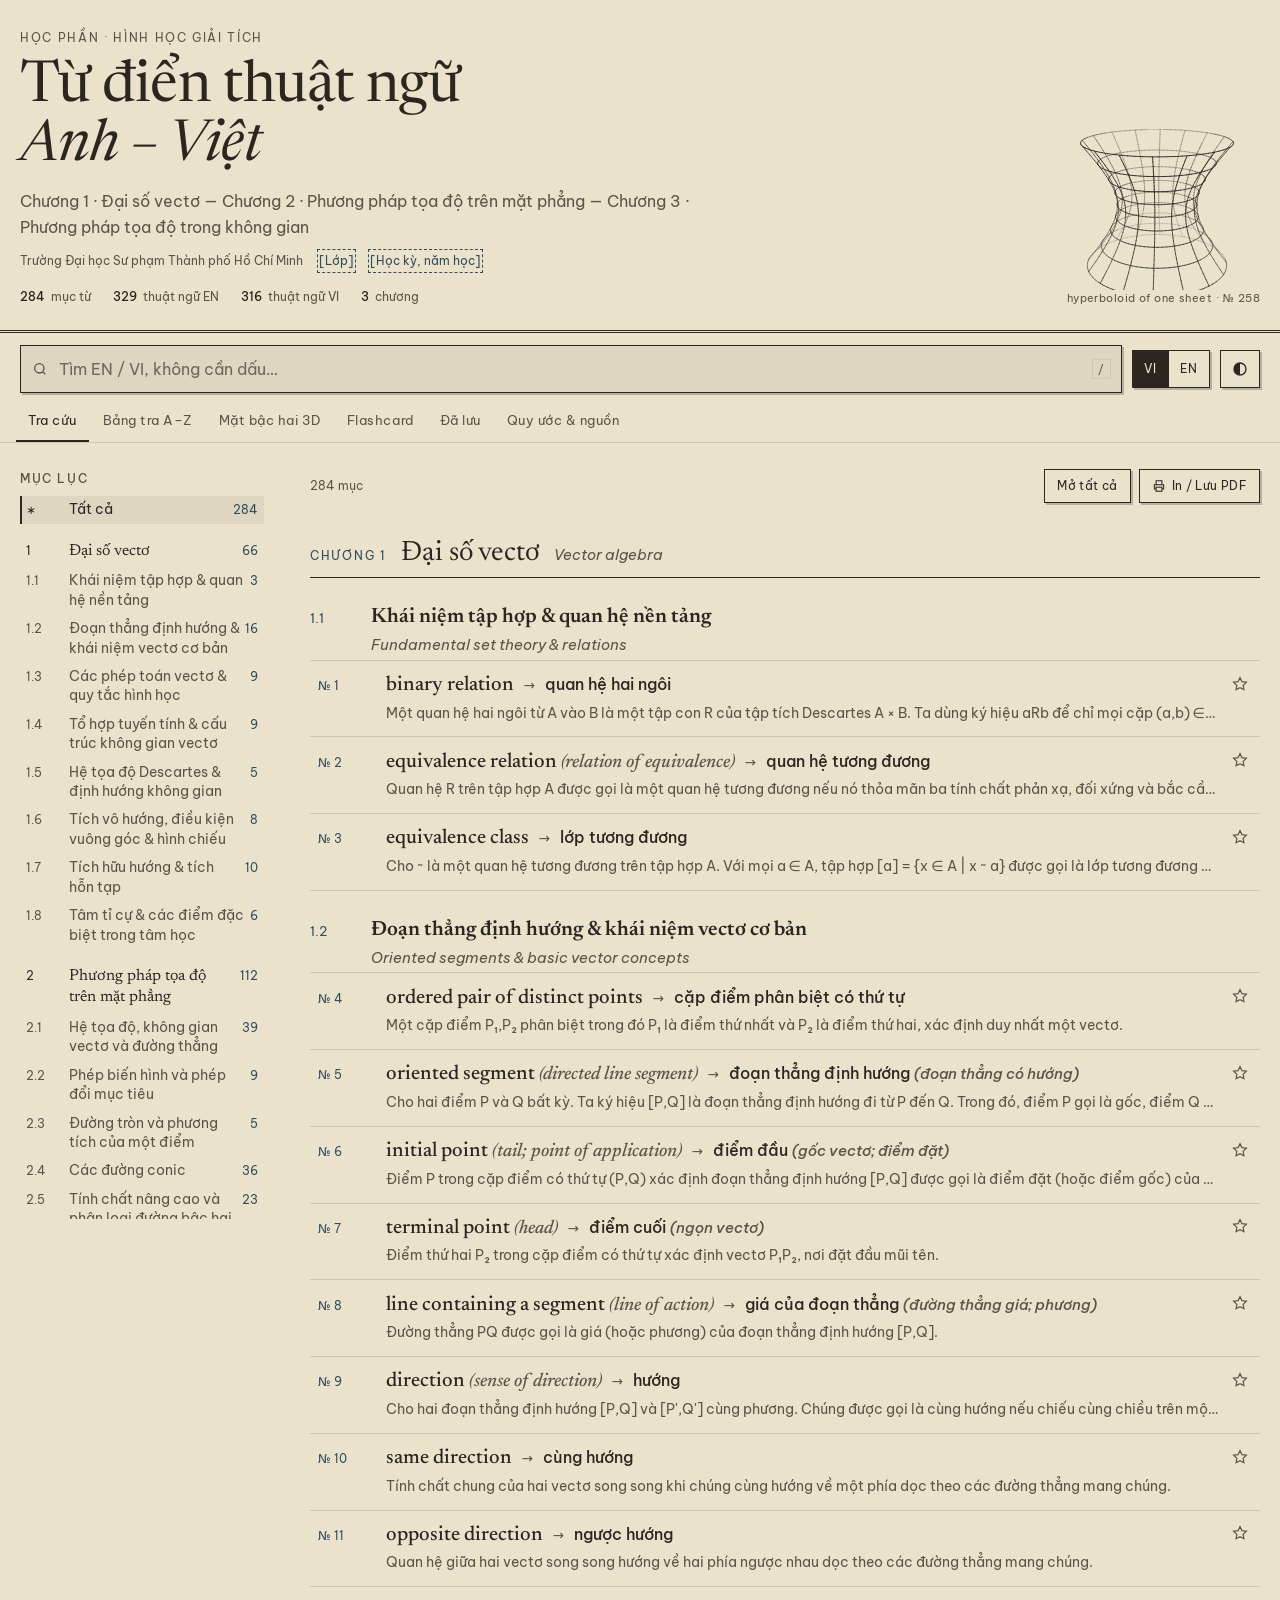
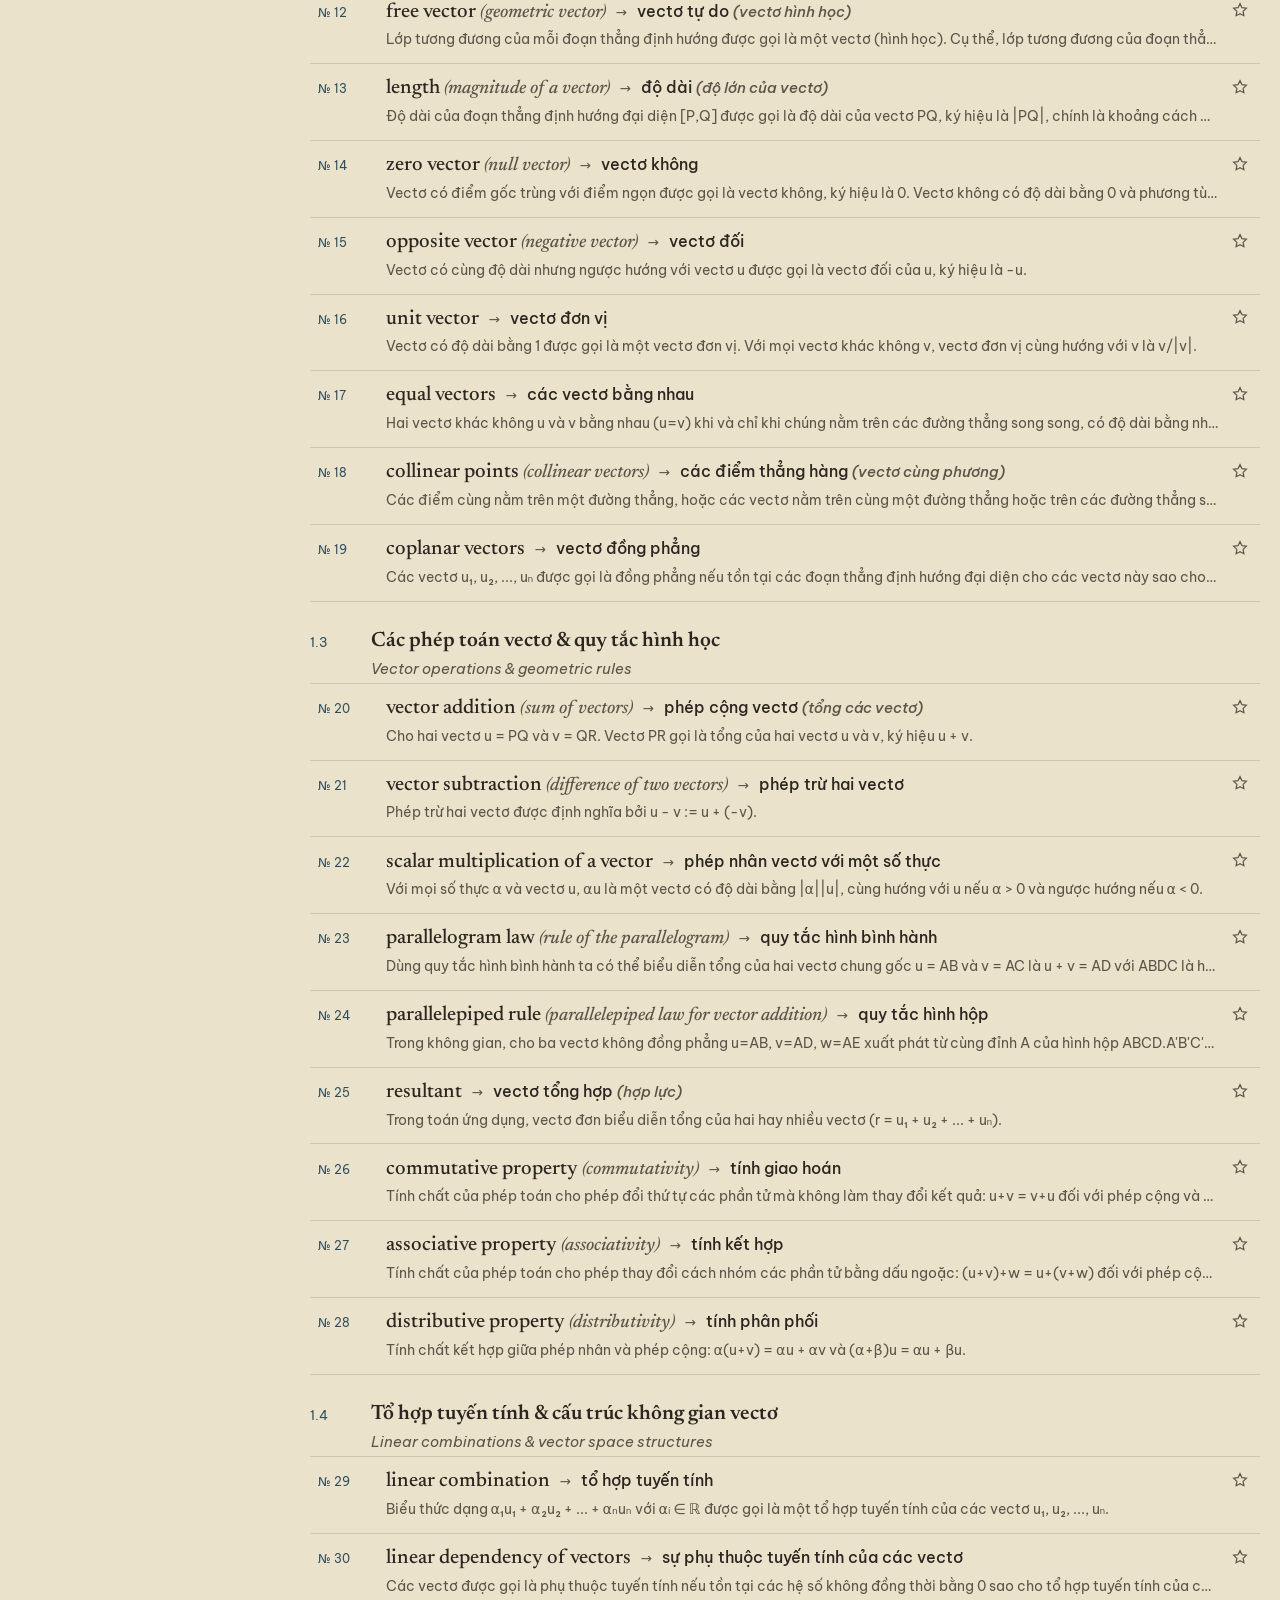
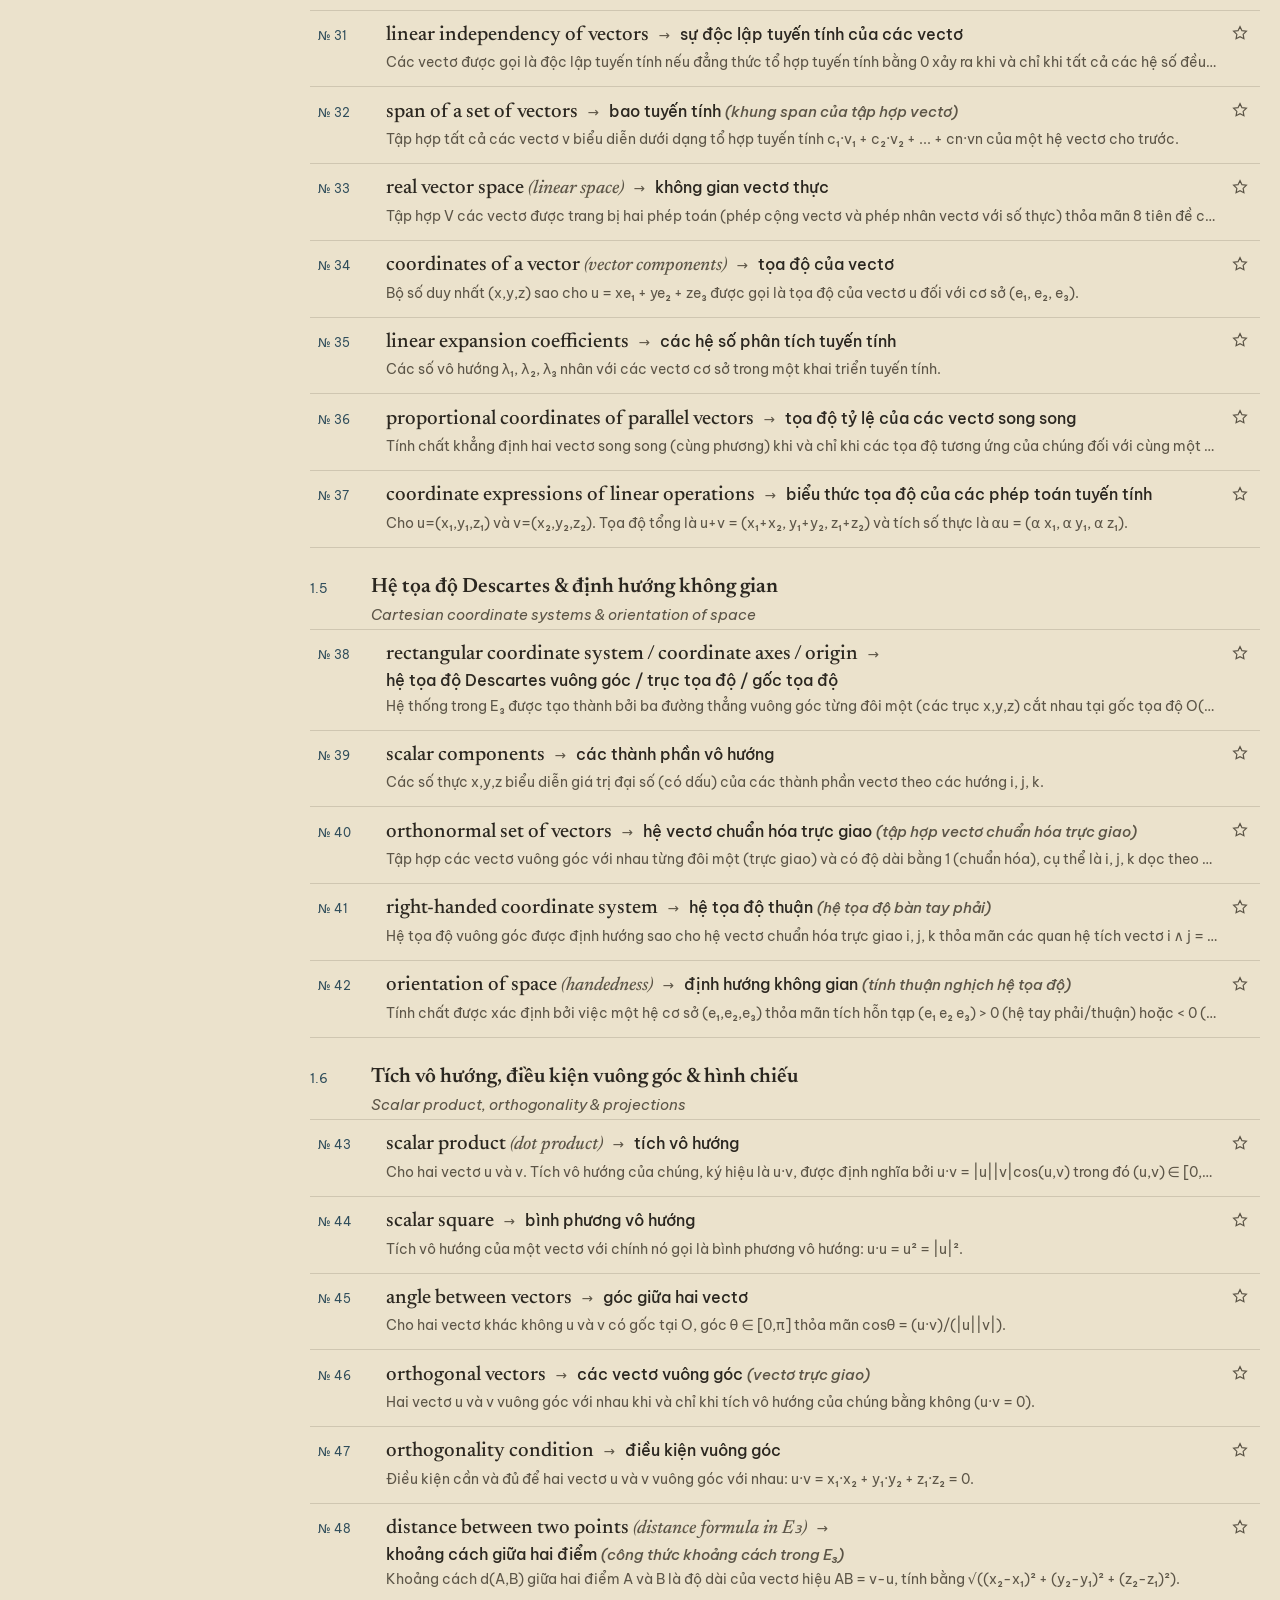
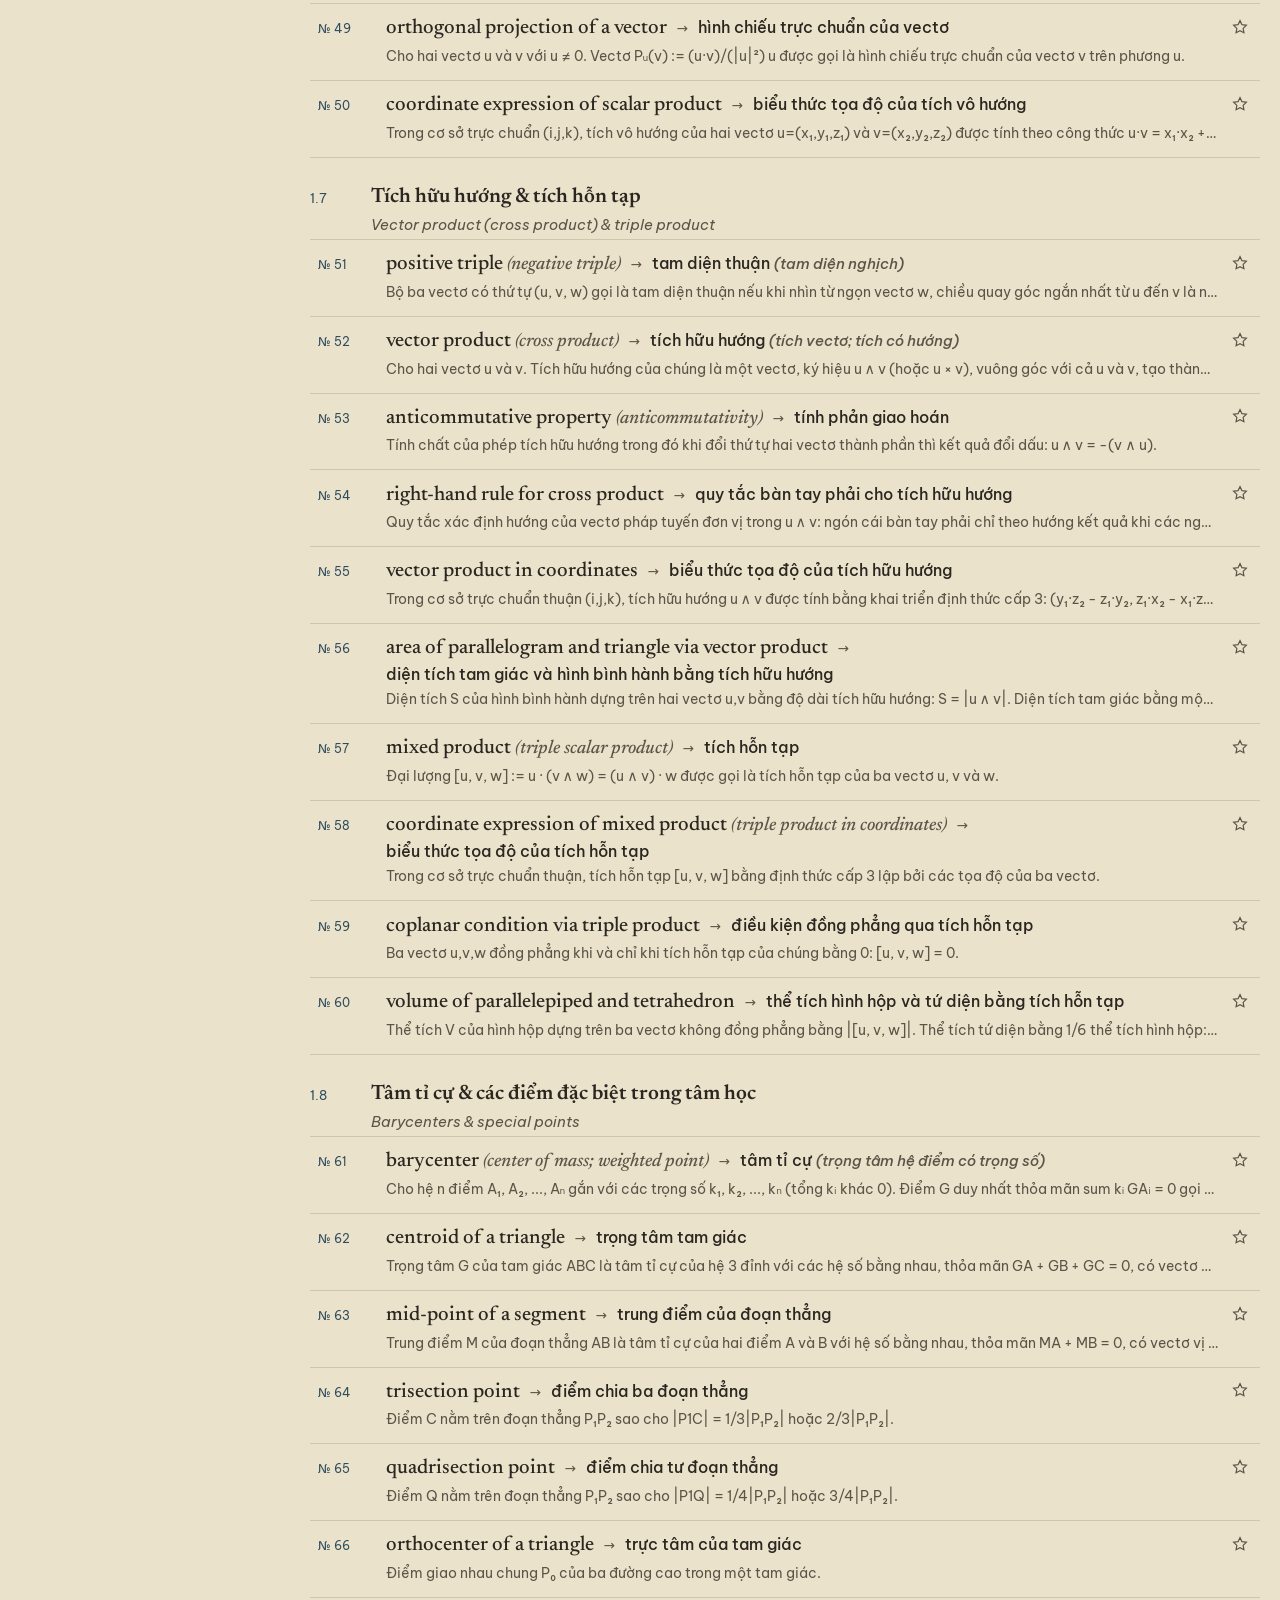
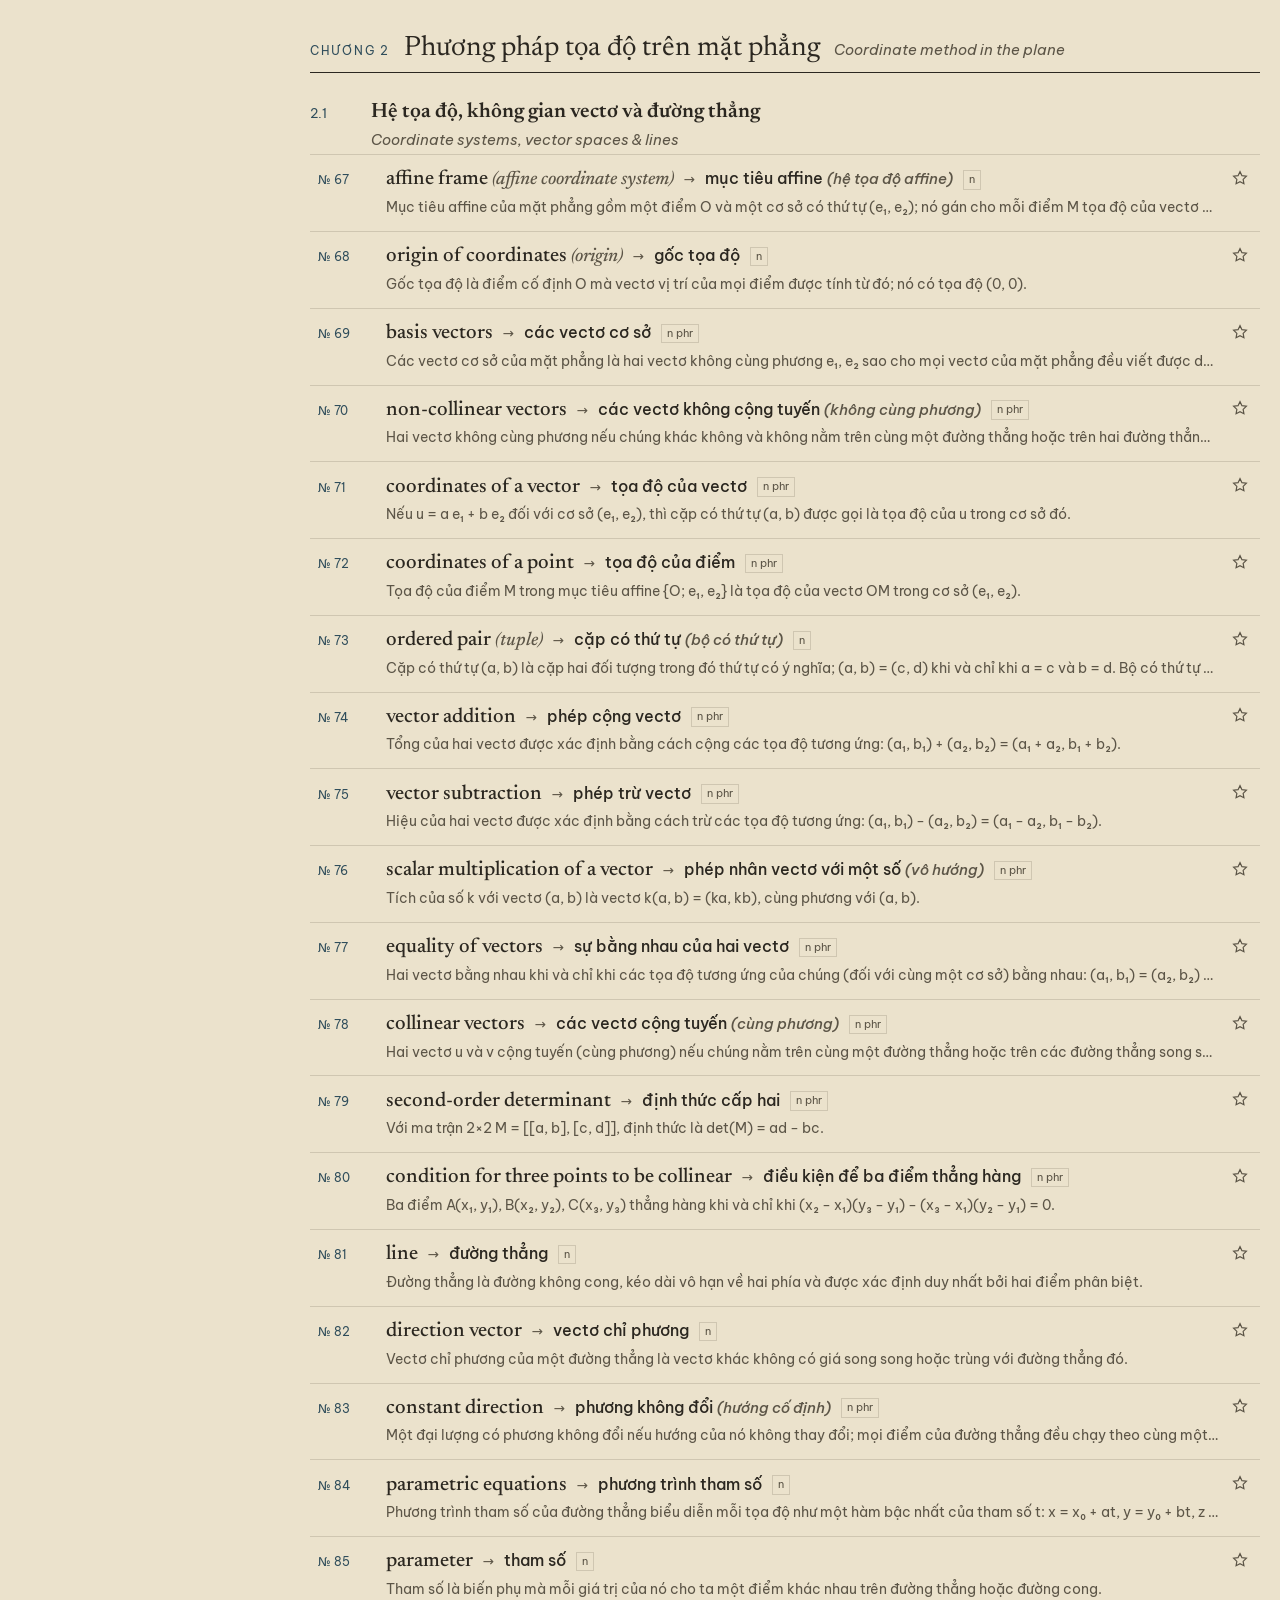
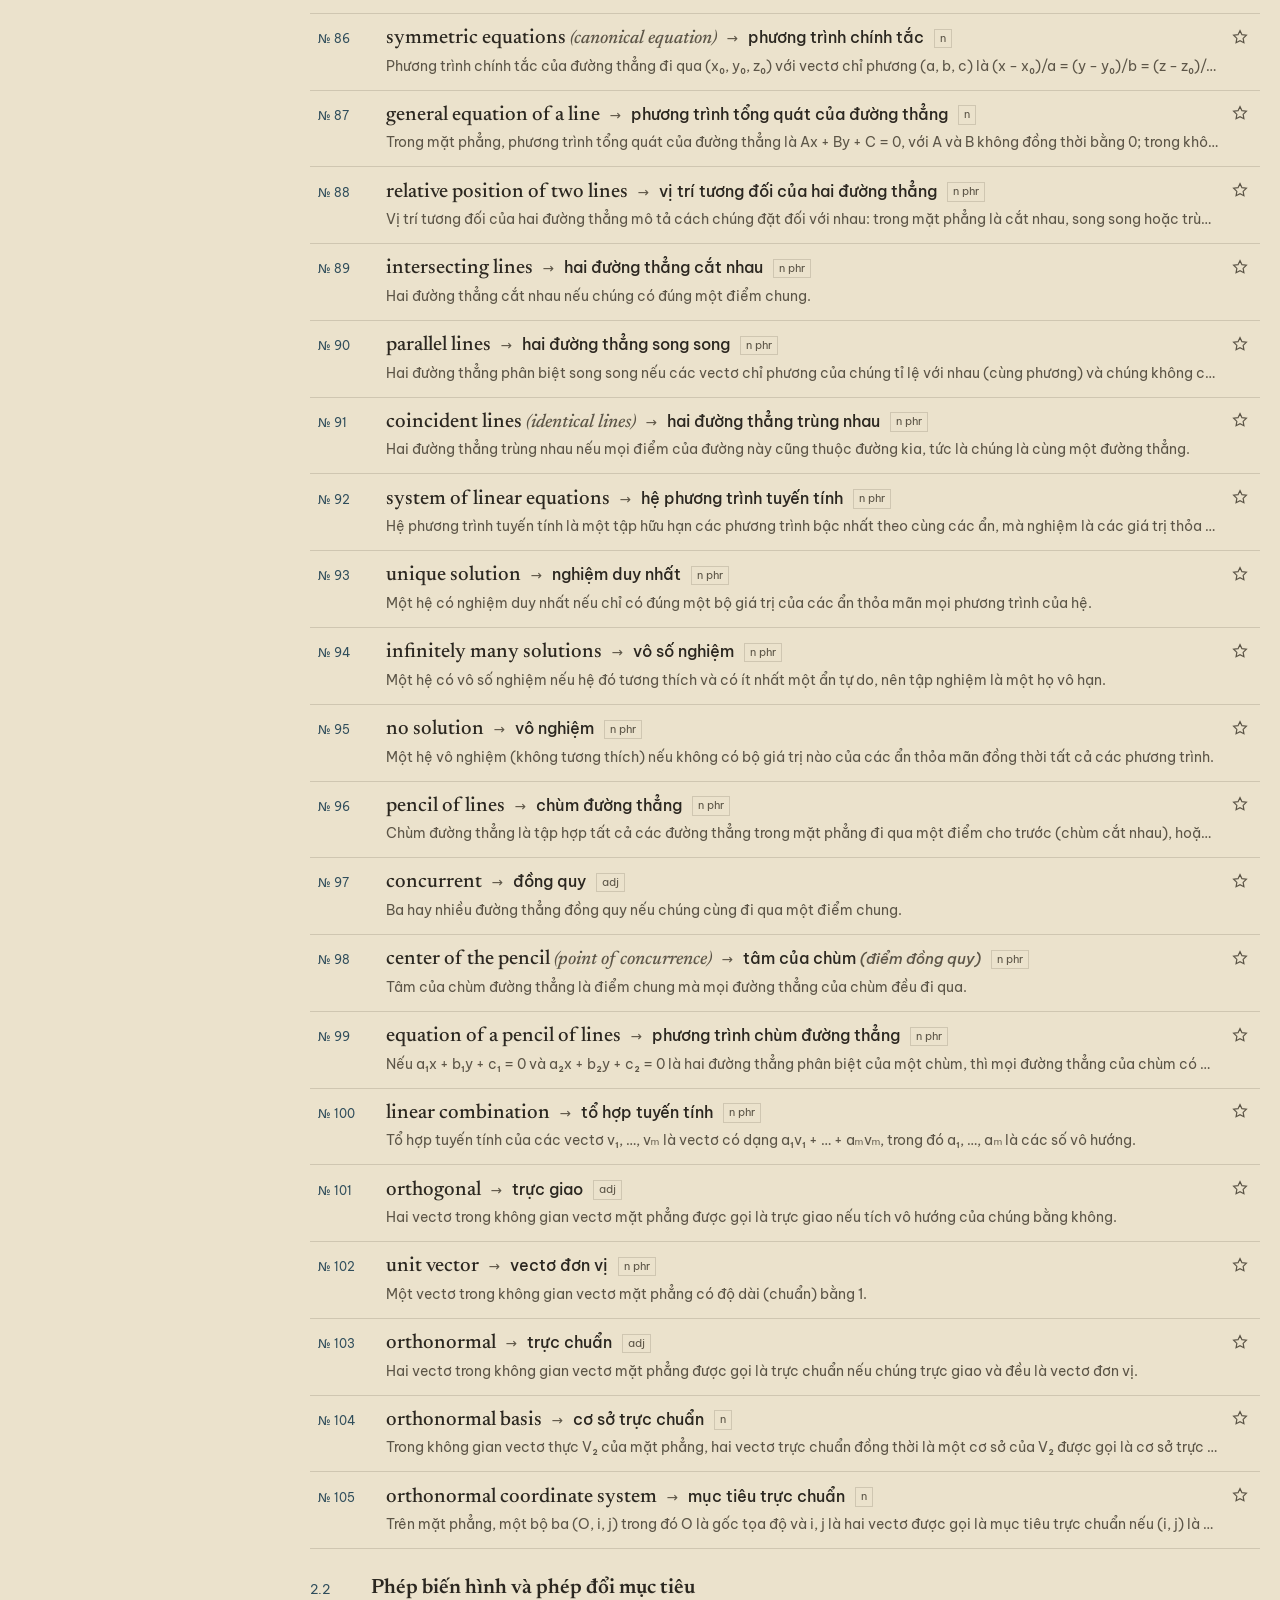
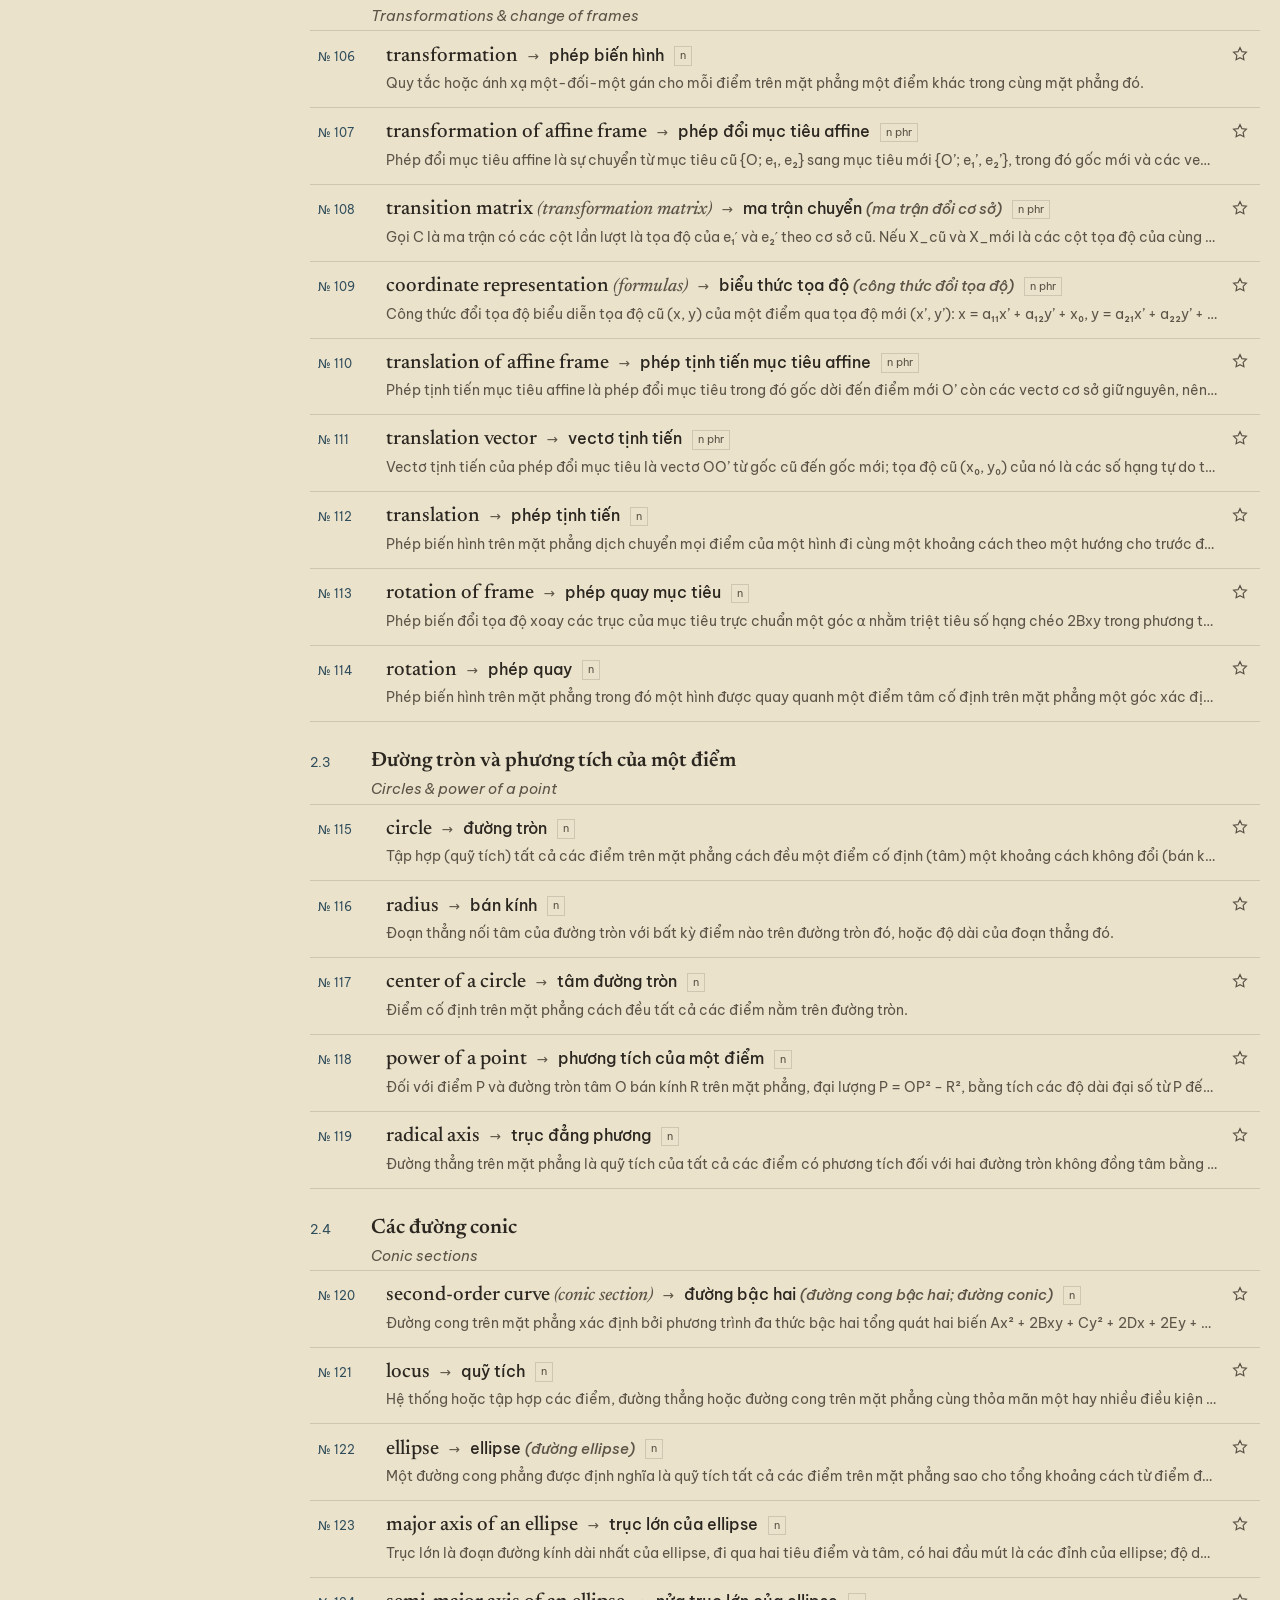
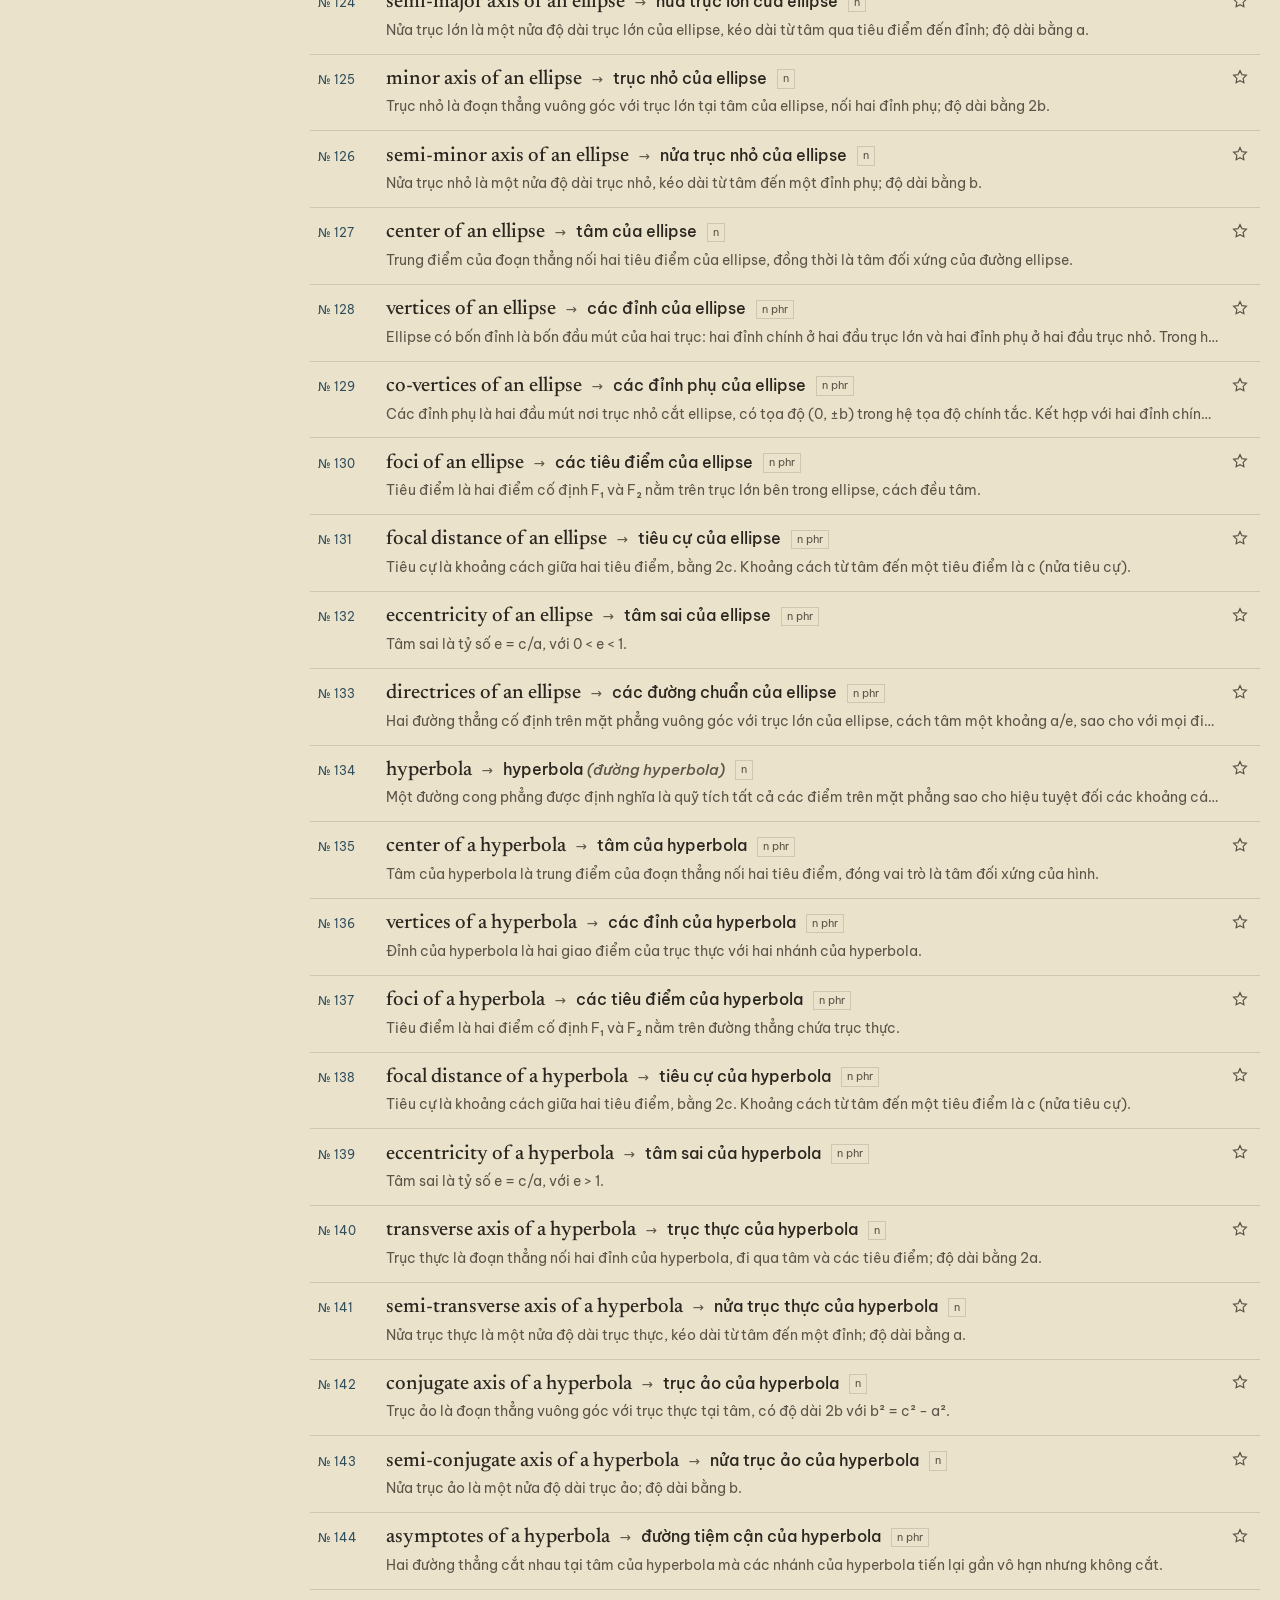
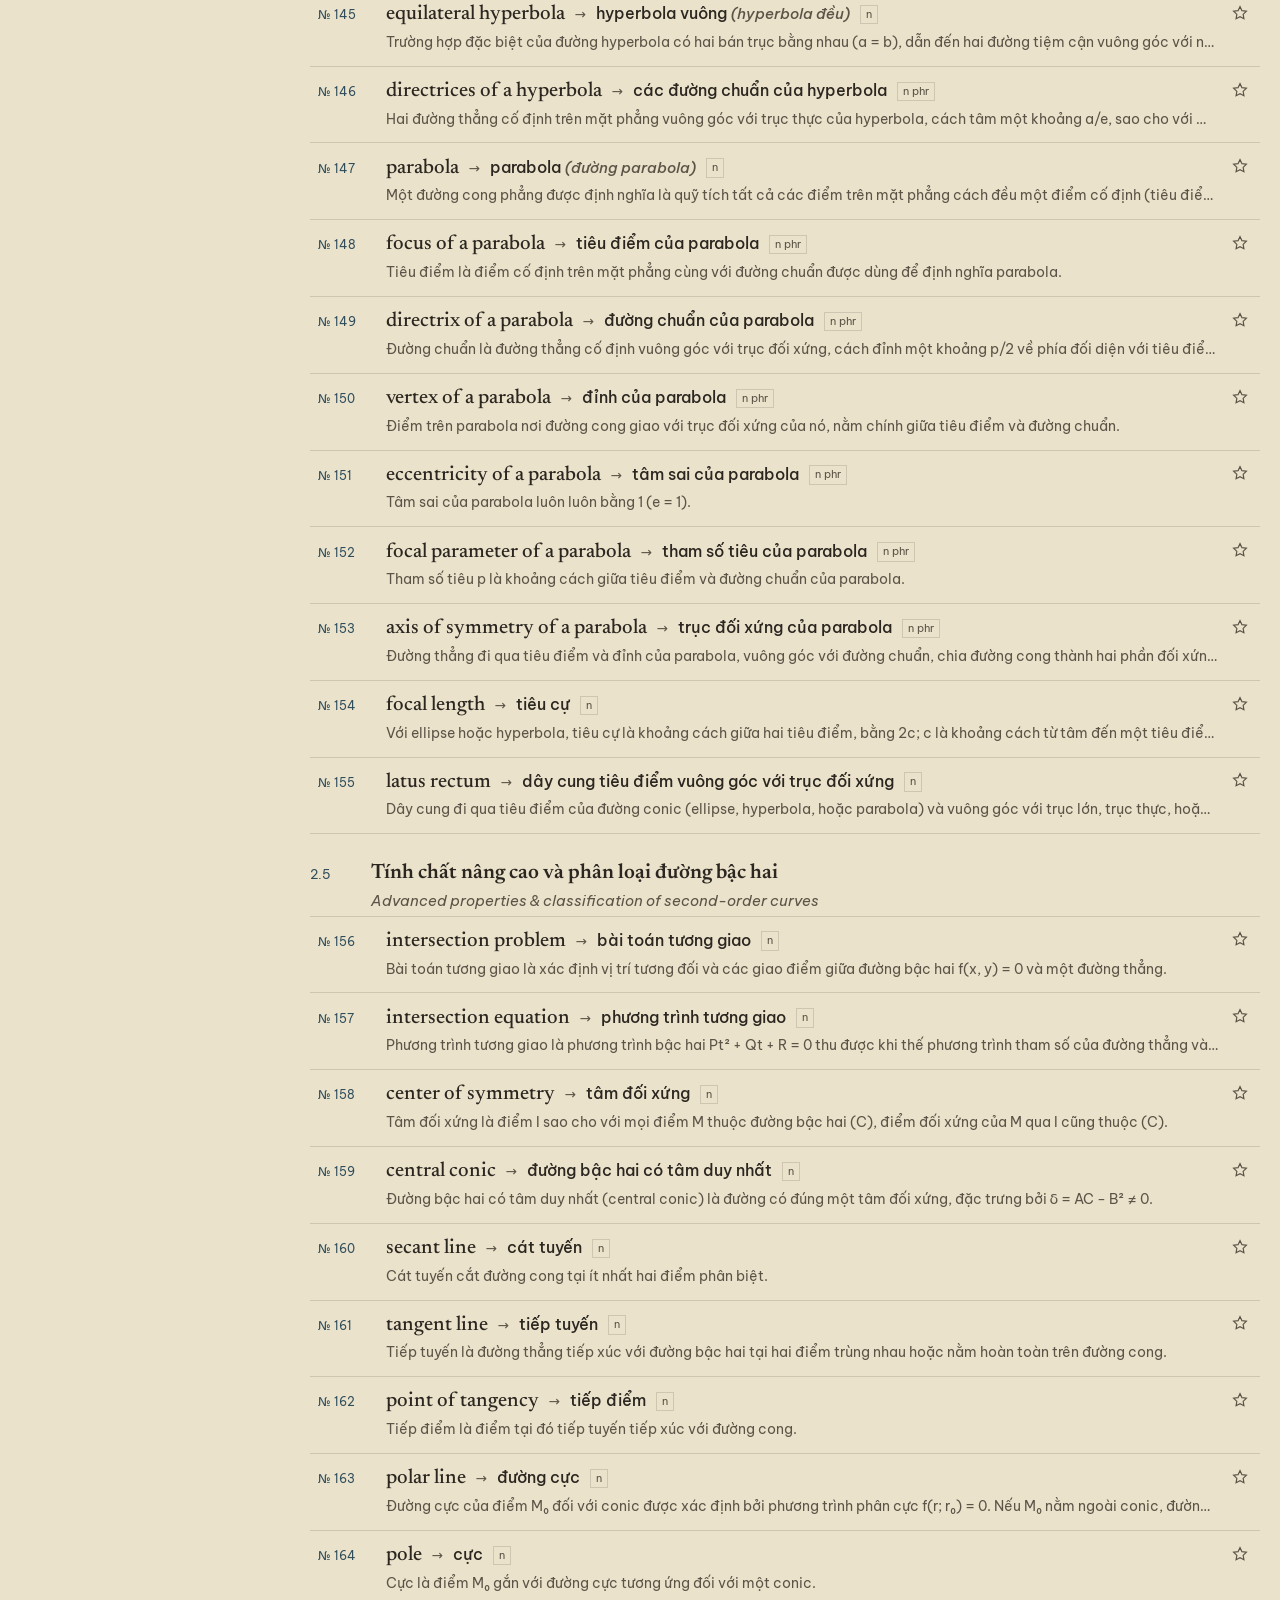
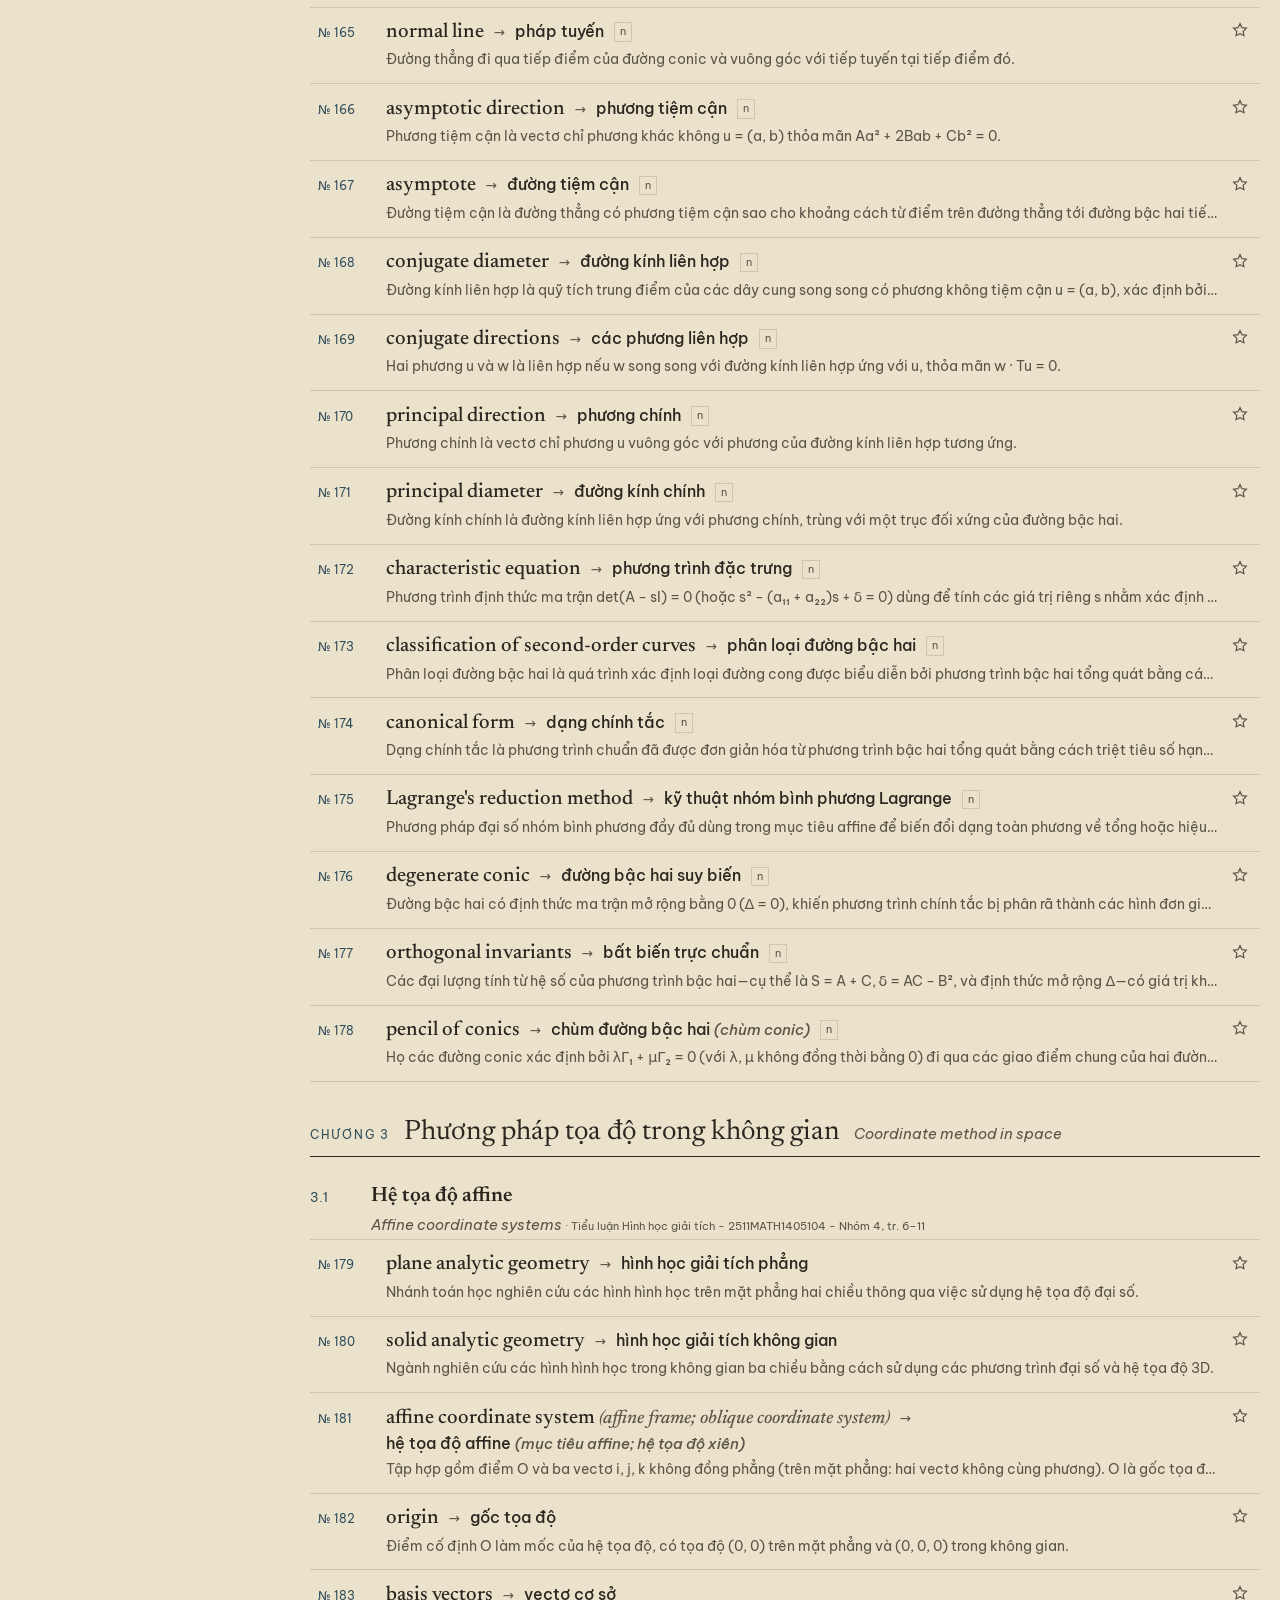
<file: tu-dien-hhgt-website/index.html>
<!doctype html>
<html lang="vi">
<head>
<meta charset="utf-8">
<meta name="viewport" content="width=device-width,initial-scale=1,viewport-fit=cover">
<title>Từ điển thuật ngữ Anh–Việt · Hình học giải tích</title>
<meta name="description" content="Từ điển thuật ngữ Anh–Việt cho học phần Hình học giải tích: 284 mục từ về đại số vectơ, phương pháp tọa độ trong mặt phẳng và trong không gian. Tra cứu EN/VI không dấu, bảng tra A–Z, mô hình mặt bậc hai 3D, flashcard.">
<meta name="color-scheme" content="light dark">
<meta name="theme-color" content="#EBE2CC" media="(prefers-color-scheme: light)">
<meta name="theme-color" content="#1E1B16" media="(prefers-color-scheme: dark)">
<meta property="og:type" content="website">
<meta property="og:title" content="Từ điển thuật ngữ Anh–Việt · Hình học giải tích">
<meta property="og:description" content="284 mục từ Anh–Việt về vectơ, tọa độ trên mặt phẳng và trong không gian, có ví dụ, nguồn và bảng tra A–Z.">
<link rel="icon" href="favicon.svg" type="image/svg+xml">
<link rel="preconnect" href="https://fonts.googleapis.com">
<link rel="preconnect" href="https://fonts.gstatic.com" crossorigin>
<link rel="stylesheet" href="https://fonts.googleapis.com/css2?family=Be+Vietnam+Pro:ital,wght@0,400;0,500;0,600;1,400&family=Newsreader:ital,opsz,wght@0,6..72,400;0,6..72,500;0,6..72,600;1,6..72,400&display=swap">
<style>
html{-webkit-text-size-adjust:100%;text-size-adjust:100%}
body{margin:0}
img{max-width:100%}
[hidden]{display:none!important}
/* Layout: an old mathematics dictionary — title page masthead, a sticky index bar, a catalogue sidebar and entries that open like index cards. */
:root{
  --paper:#EBE2CC;      /* page */
  --paper-2:#DED6C1;    /* bands, open cards */
  --rule:#CFC6B1;       /* hairlines */
  --muted:#B7B09E;      /* offset shadows, decorative strokes */
  --ink:#2B2720;        /* text */
  --ink-2:#5C5547;      /* secondary text */
  --accent:#2F4D5B;     /* slate ink: links, numbers */
  --card:#F2EDDF;       /* flashcard face */
  --f-display:"Newsreader",Georgia,"Times New Roman",serif;
  --f-body:"Be Vietnam Pro",system-ui,-apple-system,"Segoe UI",Roboto,sans-serif;
  --f-mono:"Be Vietnam Pro",system-ui,-apple-system,"Segoe UI",Roboto,sans-serif;
  --bar-h:120px;
}
@media (prefers-color-scheme: dark){
  :root:not([data-theme="light"]){
    --paper:#1E1B16;--paper-2:#28241D;--rule:#3B362C;--muted:#5E584A;--ink:#EBE2CC;--ink-2:#B7B09E;--accent:#9FBBC8;--card:#2D2921;color-scheme:dark;
  }
}
:root[data-theme="dark"]{
  --paper:#1E1B16;--paper-2:#28241D;--rule:#3B362C;--muted:#5E584A;--ink:#EBE2CC;--ink-2:#B7B09E;--accent:#9FBBC8;--card:#2D2921;color-scheme:dark;
}

*,*::before,*::after{box-sizing:border-box}
html{-webkit-text-size-adjust:100%}
body{background:var(--paper);color:var(--ink);font-family:var(--f-body);font-size:16px;line-height:1.65;font-variant-numeric:tabular-nums}
body::before{content:"";position:fixed;inset:0 0 auto;height:env(safe-area-inset-top,0px);z-index:30;background:var(--paper)}
button,input,select{font:inherit;color:inherit}
:focus-visible{outline:2px solid var(--accent);outline-offset:2px}
a{color:var(--accent)}
.gutter{padding-left:max(16px,env(safe-area-inset-left,0px));padding-right:max(16px,env(safe-area-inset-right,0px))}
.inner{max-width:1240px;margin:0 auto}

/* ---------- masthead ---------- */
.mast{border-bottom:3px double var(--ink);padding-block:28px 22px}
.mast .inner{display:grid;grid-template-columns:1fr auto;gap:24px;align-items:end;position:relative}
.kicker,.lbl,.mono{font-family:var(--f-mono)}
.kicker{font-size:.74rem;letter-spacing:.14em;text-transform:uppercase;color:var(--ink-2);margin:0 0 10px}
.mast h1{font-family:var(--f-display);font-weight:400;font-size:clamp(2rem,5.4vw,3.6rem);line-height:1.04;margin:0;text-wrap:balance;letter-spacing:-.01em}
.mast h1 em{font-style:italic}
.mast-sub{margin:12px 0 0;color:var(--ink-2);font-size:.98rem;max-width:62ch}
.stats{display:flex;flex-wrap:wrap;gap:6px 22px;margin:16px 0 0;padding:0;font-family:var(--f-mono);font-size:.78rem;color:var(--ink-2)}
.stats div{display:flex;gap:6px;align-items:baseline}
.stats dt{order:2;margin:0}
.stats dd{order:1;margin:0;color:var(--ink);font-weight:500;font-variant-numeric:tabular-nums}
.mast-fig{margin:0;text-align:center}
.mast-fig canvas{width:180px;height:180px;display:block}
.mast-fig figcaption{font-family:var(--f-mono);font-size:.68rem;color:var(--ink-2);letter-spacing:.04em}
.mast-meta{margin:10px 0 0;font-family:var(--f-mono);font-size:.76rem;color:var(--ink-2);display:flex;flex-wrap:wrap;gap:2px 16px}
.ph{outline:1px dashed var(--accent);outline-offset:1px;color:var(--accent)}

/* ---------- sticky bar ---------- */
.bar{position:sticky;top:env(safe-area-inset-top,0px);z-index:20;background:var(--paper);border-bottom:1px solid var(--rule)}
.bar .inner{display:flex;flex-direction:column;gap:10px;padding-block:12px 0}
.bar-row{display:flex;gap:10px;align-items:center}
.search{flex:1;min-width:0;position:relative}
.search input{width:100%;background:var(--paper-2);border:1px solid var(--ink);border-radius:0;padding:.62rem 2.4rem .62rem 2.4rem;font-family:var(--f-body);font-size:1rem;box-shadow:2px 2px 0 var(--muted)}
.search input::placeholder{color:var(--ink-2);opacity:.85}
.search svg{position:absolute;left:.75rem;top:50%;transform:translateY(-50%);width:16px;height:16px;stroke:var(--ink-2)}
.search .clear{position:absolute;right:.4rem;top:50%;transform:translateY(-50%);background:none;border:0;cursor:pointer;font-family:var(--f-mono);color:var(--ink-2);padding:.3rem .5rem}
.search kbd{position:absolute;right:.7rem;top:50%;transform:translateY(-50%);font-family:var(--f-mono);font-size:.7rem;color:var(--ink-2);border:1px solid var(--rule);padding:0 .35rem}
.seg{display:inline-flex;border:1px solid var(--ink);box-shadow:2px 2px 0 var(--muted);flex:none}
.seg button{background:var(--paper);border:0;padding:.5rem .7rem;font-family:var(--f-mono);font-size:.78rem;cursor:pointer;letter-spacing:.06em}
.seg button+button{border-left:1px solid var(--ink)}
.seg button[aria-pressed="true"]{background:var(--ink);color:var(--paper)}
.iconbtn{flex:none;background:var(--paper);border:1px solid var(--ink);box-shadow:2px 2px 0 var(--muted);width:2.5rem;height:2.4rem;display:grid;place-items:center;cursor:pointer}
.iconbtn svg{width:18px;height:18px;stroke:var(--ink);fill:none}
.tabs{display:flex;gap:2px;overflow-x:auto;scrollbar-width:none;margin:0 -4px}
.tabs::-webkit-scrollbar{display:none}
.tab{flex:none;background:none;border:0;border-bottom:2px solid transparent;padding:.45rem .75rem .55rem;cursor:pointer;font-family:var(--f-mono);font-size:.8rem;letter-spacing:.04em;color:var(--ink-2);white-space:nowrap}
.tab:hover{color:var(--ink)}
.tab[aria-selected="true"]{color:var(--ink);border-bottom-color:var(--ink)}
.tab .count{font-size:.7rem;margin-left:4px;color:var(--accent)}

/* ---------- layout ---------- */
main{padding-block:26px 64px}
.layout{display:grid;grid-template-columns:250px minmax(0,1fr);gap:40px;align-items:start}
.toc{position:sticky;top:calc(var(--bar-h) + env(safe-area-inset-top,0px) + 18px);max-height:calc(100vh - var(--bar-h) - 40px);max-height:calc(100dvh - var(--bar-h) - 40px);overflow:auto;font-size:.9rem;padding-right:6px}
.toc h2{font-family:var(--f-mono);font-size:.72rem;letter-spacing:.14em;text-transform:uppercase;color:var(--ink-2);font-weight:500;margin:0 0 8px}
.toc ul{list-style:none;margin:0;padding:0}
.toc button{width:100%;text-align:left;background:none;border:0;cursor:pointer;padding:.28rem .4rem;display:grid;grid-template-columns:2.4rem 1fr auto;gap:4px;align-items:baseline;line-height:1.35;color:var(--ink-2)}
.toc button:hover{color:var(--ink);background:var(--paper-2)}
.toc button[aria-current="true"]{color:var(--ink);background:var(--paper-2);box-shadow:inset 2px 0 0 var(--ink)}
.toc .sec-n,.toc .cnt{font-family:var(--f-mono);font-size:.72rem;font-variant-numeric:tabular-nums}
.toc .cnt{color:var(--accent)}
.toc .ch{font-family:var(--f-display);font-size:1rem;color:var(--ink);margin-top:12px}
.toc .ch .sec-n{font-size:.75rem}
.mobile-filter{display:none}
.mobile-filter select{width:100%;background:var(--paper-2);border:1px solid var(--ink);border-radius:0;padding:.55rem .6rem;font-family:var(--f-body)}

.toolbar{display:flex;flex-wrap:wrap;gap:10px 16px;align-items:center;justify-content:space-between;margin:0 0 14px}
.toolbar p{margin:0;font-family:var(--f-mono);font-size:.78rem;color:var(--ink-2)}
.btn{background:var(--paper);border:1px solid var(--ink);box-shadow:2px 2px 0 var(--muted);padding:.38rem .75rem;font-family:var(--f-mono);font-size:.76rem;letter-spacing:.03em;cursor:pointer;display:inline-flex;gap:6px;align-items:center;white-space:nowrap}
.btn:active{transform:translate(1px,1px);box-shadow:1px 1px 0 var(--muted)}
.btn[aria-pressed="true"]{background:var(--ink);color:var(--paper)}
.btn svg{width:14px;height:14px;stroke:currentColor;fill:none}

.chap-h{display:flex;flex-wrap:wrap;align-items:baseline;gap:4px 14px;border-bottom:1px solid var(--ink);padding-bottom:8px;margin:34px 0 4px}
.chap-h:first-child{margin-top:0}
.chap-h .no{font-family:var(--f-mono);font-size:.78rem;letter-spacing:.14em;text-transform:uppercase;color:var(--accent)}
.chap-h h2{font-family:var(--f-display);font-weight:400;font-size:1.75rem;line-height:1.15;margin:0;text-wrap:balance}
.chap-h .alt{font-style:italic;color:var(--ink-2);font-size:.95rem}
.sec-h{margin:26px 0 2px;display:grid;grid-template-columns:3.2rem 1fr;gap:2px 10px}
.sec-h .no{font-family:var(--f-mono);font-size:.82rem;color:var(--accent);padding-top:.25rem}
.sec-h h3{font-family:var(--f-display);font-size:1.3rem;font-weight:600;margin:0;line-height:1.3;text-wrap:balance}
.sec-h p{grid-column:2;margin:0;color:var(--ink-2);font-style:italic;font-size:.92rem}
.sec-h .note{font-style:normal;font-family:var(--f-mono);font-size:.7rem}

/* ---------- entries ---------- */
.entries{border-top:1px solid var(--rule)}
.entry{border-bottom:1px solid var(--rule)}
.entry.open{background:var(--paper-2)}
.entry-row{display:grid;grid-template-columns:3.6rem minmax(0,1fr) auto;gap:10px;align-items:start;padding-inline:8px}
.num{font-family:var(--f-mono);font-size:.76rem;color:var(--accent);padding-top:.95rem;font-variant-numeric:tabular-nums;white-space:nowrap}
.toggle{background:none;border:0;text-align:left;cursor:pointer;padding:.7rem 0;min-width:0;display:block;width:100%}
.terms{display:flex;flex-wrap:wrap;align-items:baseline;gap:2px 10px}
.en{font-family:var(--f-display);font-size:1.28rem;font-weight:500;line-height:1.3}
.var{color:var(--ink-2);font-size:.92em;font-style:italic}
.arrow{font-family:var(--f-mono);color:var(--ink-2);font-size:.85rem}
.vi{font-weight:500;font-size:1rem;line-height:1.35}
.pos{font-family:var(--f-mono);font-size:.66rem;border:1px solid var(--rule);padding:0 5px;color:var(--ink-2);align-self:center}
.lang-en .vi{font-weight:400;font-style:italic}
.preview{display:block;color:var(--ink-2);font-size:.9rem;margin-top:3px;overflow:hidden;text-overflow:ellipsis;white-space:nowrap}
.entry.open .preview{display:none}
.match-def{font-family:var(--f-mono);font-size:.66rem;color:var(--accent);margin-left:2px}
mark{background:transparent;color:inherit;box-shadow:inset 0 -.42em 0 var(--muted)}
.star{background:none;border:0;cursor:pointer;padding:.8rem .2rem .5rem;color:var(--ink-2)}
.star svg{width:18px;height:18px;stroke:currentColor;fill:none}
.star[aria-pressed="true"]{color:var(--accent)}
.star[aria-pressed="true"] svg{fill:currentColor}
.entry-body{padding:4px 8px 22px calc(3.6rem + 18px)}
.defs{display:grid;grid-template-columns:1fr 1fr;gap:6px 30px}
.blk{margin-top:14px}
.lbl{font-size:.68rem;letter-spacing:.14em;text-transform:uppercase;color:var(--ink-2);margin:0 0 6px;font-weight:500}
.para{margin:0;max-width:62ch;min-width:0;overflow-wrap:anywhere}
.para .tag{font-family:var(--f-mono);font-size:.64rem;border:1px solid var(--ink-2);color:var(--ink-2);padding:0 4px;margin-right:6px;vertical-align:2px}
.ex .para{font-size:.96rem}
.meta{display:grid;grid-template-columns:7.5rem minmax(0,1fr);gap:8px 14px;margin-top:18px;padding-top:14px;border-top:1px dashed var(--muted);font-size:.92rem}
.meta dt{font-family:var(--f-mono);font-size:.68rem;letter-spacing:.12em;text-transform:uppercase;color:var(--ink-2);padding-top:.2rem}
.meta dd{margin:0;display:flex;flex-wrap:wrap;gap:6px;min-width:0}
.chip{background:var(--paper);border:1px solid var(--rule);padding:.12rem .5rem;cursor:pointer;font-size:.86rem;text-align:left}
.chip:hover{border-color:var(--ink)}
.chip b{font-family:var(--f-mono);font-weight:500;font-size:.72rem;color:var(--accent);margin-right:4px}
.chip.off{cursor:default;color:var(--ink-2);opacity:.75;border-style:dashed}
.src{font-style:italic;color:var(--ink-2);overflow-wrap:anywhere}
.actions{display:flex;flex-wrap:wrap;gap:8px;margin-top:18px}

.empty{border:1px dashed var(--muted);padding:28px;text-align:center;color:var(--ink-2)}
.empty strong{display:block;font-family:var(--f-display);font-size:1.3rem;color:var(--ink);font-weight:400;margin-bottom:6px}

/* ---------- index (A–Z) ---------- */
.letters{display:flex;flex-wrap:wrap;gap:4px;margin:0 0 16px}
.letters button{font-family:var(--f-mono);font-size:.8rem;min-width:2rem;padding:.25rem .4rem;background:var(--paper);border:1px solid var(--rule);cursor:pointer}
.letters button:hover{border-color:var(--ink)}
.tablewrap{overflow-x:auto}
table.lookup{width:100%;border-collapse:collapse;font-size:.95rem}
.lookup th{font-family:var(--f-mono);font-size:.68rem;letter-spacing:.12em;text-transform:uppercase;color:var(--ink-2);font-weight:500;text-align:left;border-bottom:1px solid var(--ink);padding:.45rem .5rem}
.lookup td{border-bottom:1px solid var(--rule);padding:.42rem .5rem;vertical-align:top}
.lookup td:first-child{font-family:var(--f-display);font-size:1.04rem}
.lookup td:nth-child(2){color:var(--ink-2)}
.lookup td:last-child{white-space:nowrap;text-align:right}
.lookup tr.grp td{font-family:var(--f-display);font-size:1.5rem;color:var(--accent);border-bottom:1px solid var(--ink);padding-top:1.1rem}
.nlink{background:none;border:0;cursor:pointer;font-family:var(--f-mono);font-size:.78rem;color:var(--accent);padding:.1rem .25rem;text-decoration:underline;text-underline-offset:3px}

/* ---------- 3D ---------- */
.q-grid{display:grid;grid-template-columns:minmax(0,1.5fr) minmax(0,1fr);gap:28px;align-items:start}
.q-stage{border:1px solid var(--ink);background:var(--paper-2);box-shadow:5px 5px 0 var(--rule);position:relative}
.q-stage canvas{display:block;width:100%;aspect-ratio:4/3;max-width:100%;touch-action:none;cursor:grab}
.q-stage canvas:active{cursor:grabbing}
.q-hint{position:absolute;left:10px;bottom:8px;font-family:var(--f-mono);font-size:.68rem;color:var(--ink-2)}
.q-pick{display:flex;flex-wrap:wrap;gap:6px;margin-bottom:18px}
.q-pick button{background:var(--paper);border:1px solid var(--rule);padding:.3rem .6rem;font-size:.86rem;cursor:pointer}
.q-pick button[aria-pressed="true"]{border-color:var(--ink);background:var(--ink);color:var(--paper)}
.q-title{font-family:var(--f-display);font-size:1.6rem;line-height:1.15;margin:0;font-weight:400}
.q-sub{color:var(--ink-2);font-style:italic;margin:2px 0 0}
.eq{font-family:var(--f-display);font-size:1.35rem;margin:16px 0 4px;padding:10px 12px;border:1px solid var(--rule);background:var(--paper);overflow-x:auto;white-space:nowrap}
.eq-num{font-family:var(--f-mono);font-size:.74rem;color:var(--ink-2)}
.ctrl{display:grid;grid-template-columns:2.2rem 1fr 3rem;gap:10px;align-items:center;margin:10px 0}
.ctrl label{font-family:var(--f-display);font-style:italic;font-size:1.15rem}
.ctrl output{font-family:var(--f-mono);font-size:.8rem;text-align:right;font-variant-numeric:tabular-nums}
input[type=range]{width:100%;accent-color:var(--accent)}
.check{display:flex;gap:8px;align-items:center;margin:8px 0;font-size:.95rem;cursor:pointer}
.check input{accent-color:var(--accent);width:16px;height:16px}
.section-note{font-size:.92rem;color:var(--ink-2);margin:4px 0 0;min-height:1.5em}
.section-note b{color:var(--ink);font-weight:600}
.rev{display:inline-block;margin-top:8px;font-family:var(--f-mono);font-size:.72rem;color:var(--accent);border:1px solid var(--accent);padding:1px 7px}
.q-links{display:flex;flex-wrap:wrap;gap:6px;margin-top:14px}

/* ---------- flashcards ---------- */
.fc-wrap{max-width:720px;margin:0 auto}
.fc-opts{display:flex;flex-wrap:wrap;gap:10px 18px;align-items:center;margin-bottom:22px}
.fc-opts label{font-family:var(--f-mono);font-size:.74rem;color:var(--ink-2);display:flex;gap:8px;align-items:center}
.fc-opts select{background:var(--paper-2);border:1px solid var(--ink);border-radius:0;padding:.35rem .45rem;font-family:var(--f-body);font-size:.92rem}
.fcard{position:relative;background:var(--card);border:1px solid var(--ink);box-shadow:6px 6px 0 var(--rule);min-height:300px;padding:44px 28px 28px;cursor:pointer;
  background-image:linear-gradient(var(--accent),var(--accent)),repeating-linear-gradient(to bottom,transparent 0,transparent 31px,var(--rule) 31px,var(--rule) 32px);
  background-size:100% 2px,100% 100%;background-position:0 36px,0 36px;background-repeat:no-repeat,repeat}
.fcard .corner{position:absolute;top:10px;left:14px;right:14px;display:flex;justify-content:space-between;font-family:var(--f-mono);font-size:.7rem;color:var(--ink-2)}
.fcard .front{font-family:var(--f-display);font-size:clamp(1.6rem,4.6vw,2.4rem);line-height:1.2;text-align:center;margin:40px 0 0;text-wrap:balance}
.fcard .back{text-align:center;margin-top:18px}
.fcard .back .other{font-weight:600;font-size:1.3rem}
.fcard .back p{color:var(--ink-2);max-width:56ch;margin:12px auto 0;font-size:.96rem;text-align:left}
.fcard .hint{position:absolute;bottom:10px;left:0;right:0;text-align:center;font-family:var(--f-mono);font-size:.68rem;color:var(--ink-2)}
.fc-actions{display:flex;flex-wrap:wrap;gap:10px;justify-content:center;margin-top:26px}
.fc-progress{text-align:center;font-family:var(--f-mono);font-size:.76rem;color:var(--ink-2);margin-top:14px}
.fade{animation:fade .25s ease}
@keyframes fade{from{opacity:.2}to{opacity:1}}

/* ---------- about ---------- */
.prose{max-width:760px}
.prose h2{font-family:var(--f-display);font-weight:400;font-size:1.8rem;margin:0 0 10px}
.prose h3{font-family:var(--f-display);font-size:1.2rem;margin:30px 0 8px}
.conv{display:grid;grid-template-columns:8.5rem minmax(0,1fr);border-top:1px solid var(--ink)}
.conv dt,.conv dd{border-bottom:1px solid var(--rule);padding:.7rem 0;margin:0}
.conv dt{font-family:var(--f-mono);font-size:.72rem;letter-spacing:.1em;text-transform:uppercase;color:var(--ink-2);padding-right:12px}
.conv dd{font-size:.97rem}
.tips{padding-left:1.1rem}
.tips li{margin:.3rem 0}
.team{list-style:none;margin:8px 0 0;padding:0;display:grid;grid-template-columns:repeat(auto-fill,minmax(210px,1fr));gap:6px 22px;counter-reset:m}
.team li{counter-increment:m;border-bottom:1px solid var(--rule);padding:.35rem 0}
.team li::before{content:counter(m,decimal-leading-zero);font-family:var(--f-mono);font-size:.72rem;color:var(--accent);margin-right:10px}
.facts{display:grid;grid-template-columns:8.5rem minmax(0,1fr);border-top:1px solid var(--ink);margin:0}
.facts dt,.facts dd{border-bottom:1px solid var(--rule);padding:.55rem 0;margin:0}
.facts dt{font-family:var(--f-mono);font-size:.72rem;letter-spacing:.1em;text-transform:uppercase;color:var(--ink-2);padding-right:12px}
kbd.k{font-family:var(--f-mono);font-size:.78rem;border:1px solid var(--ink-2);padding:0 .3rem}

footer{border-top:3px double var(--ink);padding-block:18px 28px;font-family:var(--f-mono);font-size:.72rem;color:var(--ink-2)}
footer .inner{display:flex;flex-wrap:wrap;gap:6px 24px;justify-content:space-between}

.toast{position:fixed;left:50%;bottom:calc(18px + env(safe-area-inset-bottom,0px));transform:translateX(-50%);background:var(--ink);color:var(--paper);font-family:var(--f-mono);font-size:.78rem;padding:.5rem .9rem;z-index:50;box-shadow:3px 3px 0 var(--muted)}
.loading{padding:40px 0;font-family:var(--f-mono);color:var(--ink-2)}

@media (max-width:960px){
  .layout{grid-template-columns:minmax(0,1fr)}
  .toc{display:none}
  .mobile-filter{display:block;margin-bottom:16px}
  .q-grid{grid-template-columns:minmax(0,1fr)}
}
@media (max-width:700px){
  body{font-size:16px}
  .mast .inner{grid-template-columns:1fr}
  .mast-fig{display:none}
  .search kbd{display:none}
  .entry-row{grid-template-columns:2.9rem minmax(0,1fr) auto;gap:6px;padding-inline:4px}
  .terms{flex-direction:column;align-items:flex-start;gap:1px}
  .arrow{display:none}
  .vi::before{content:"→ ";font-family:var(--f-mono);font-size:.8rem;color:var(--ink-2)}
  .entry-body{padding:4px 6px 20px 6px}
  .defs{grid-template-columns:1fr}
  .meta{grid-template-columns:1fr;gap:4px}
  .meta dd{margin-bottom:8px}
  .conv{grid-template-columns:1fr}
  .conv dt{border-bottom:0;padding-bottom:0}
  .facts{grid-template-columns:1fr}
  .facts dt{border-bottom:0;padding-bottom:0}
  .fcard{padding:44px 18px 30px}
}
@media (prefers-reduced-motion:reduce){*{animation:none!important;transition:none!important}}
.search input::-webkit-search-cancel-button,.search input::-webkit-search-decoration{-webkit-appearance:none;appearance:none;display:none}
.print-head{display:none}
@media (max-width:380px){
  .bar-row{gap:6px}
  .seg button{padding:.5rem .5rem}
  .iconbtn{width:2.2rem}
  .entry-row{grid-template-columns:2.5rem minmax(0,1fr) auto}
  .en{font-size:1.15rem}
}
@media print{
  @page{margin:14mm 12mm}
  :root,:root[data-theme="dark"]{--paper:#fff;--paper-2:#fff;--rule:#bbb;--muted:#999;--ink:#000;--ink-2:#333;--accent:#1d3a48;--card:#fff;color-scheme:light}
  body{font-size:10.5pt;line-height:1.45;background:#fff}
  body::before,.bar,.toc,.mobile-filter,.toolbar .btn,.actions,.star,.tabs,.mast-fig,.letters,.toast,.q-grid,.fc-wrap,.stats,.mast-sub{display:none!important}
  .mast{border-bottom:2px solid #000;padding-block:0 8px}
  .mast h1{font-size:20pt}
  .print-head{display:block;font-family:var(--f-mono);font-size:8.5pt;color:#333;margin:0 0 8px}
  .layout{display:block}
  main{padding-block:10px 0}
  .entry{break-inside:avoid;page-break-inside:avoid;background:none!important}
  .entry.open{background:none}
  .entry-row .preview{display:none}
  .entry-body{padding:0 6px 6px 3.2rem}
  .entry-row .toggle{padding:.35rem 0}.entry-row .num{padding-top:.5rem}
  .en{font-size:12.5pt}.vi{font-size:10.5pt}
  .blk{margin-top:6px}.defs{gap:4px 18px}.lbl{margin-bottom:3px}
  .meta{margin-top:8px;padding-top:6px;gap:4px 10px;font-size:9.5pt}
  .chip{padding:0 .4rem;font-size:9pt}
  .sec-h{margin:14px 0 2px}.chap-h{margin:14px 0 2px}
  .chap-h,.sec-h{break-after:avoid;page-break-after:avoid}
  .chap-h{margin-top:18px}
  .toolbar{display:none}
  .chip{border-color:#999;background:none}
  .chip.off{opacity:1}
  .tablewrap{overflow:visible}
  table.lookup{font-size:9.5pt}
  .lookup tr{break-inside:avoid}
  .lookup tr.grp{break-after:avoid}
  .nlink{color:#000;text-decoration:none}
  footer{border-top:1px solid #000;padding-block:6px 0}
  mark{box-shadow:none;background:none}
  body.print-one .entry:not(.printing),body.print-one .chap-h,body.print-one .sec-h,body.print-one .toolbar{display:none!important}
}

</style>
</head>
<body>
<header class="mast gutter">
  <div class="inner">
    <div>
      <p class="kicker" data-i="kicker">Học phần · Hình học giải tích</p>
      <h1 id="mastTitle">Từ điển thuật ngữ<br><em>Anh – Việt</em></h1>
      <p class="mast-sub" id="mastSub"></p>
      <p class="mast-meta" id="mastMeta"></p>
      <p class="print-head" id="printHead"></p>
      <dl class="stats" id="stats"></dl>
    </div>
    <figure class="mast-fig" aria-hidden="true">
      <canvas id="mastCanvas" width="180" height="180"></canvas>
      <figcaption>hyperboloid of one sheet · № 258</figcaption>
    </figure>
  </div>
</header>

<div class="bar gutter" id="bar">
  <div class="inner">
    <div class="bar-row">
      <div class="search">
        <svg viewBox="0 0 24 24" stroke-width="2" fill="none" aria-hidden="true"><circle cx="11" cy="11" r="7"/><path d="M20 20l-4-4"/></svg>
        <input id="q" type="search" autocomplete="off" spellcheck="false" aria-label="Tìm kiếm">
        <kbd id="kbdHint">/</kbd>
        <button class="clear" id="qClear" hidden aria-label="Xoá">✕</button>
      </div>
      <div class="seg" role="group" aria-label="Ngôn ngữ giao diện">
        <button id="langVi" aria-pressed="true">VI</button><button id="langEn" aria-pressed="false">EN</button>
      </div>
      <button class="iconbtn" id="themeBtn" aria-label="Đổi giao diện sáng/tối">
        <svg viewBox="0 0 24 24" stroke-width="1.8"><circle cx="12" cy="12" r="8"/><path d="M12 4a8 8 0 0 0 0 16z" fill="currentColor" stroke="none" style="fill:var(--ink)"/></svg>
      </button>
    </div>
    <nav class="tabs" role="tablist" id="tabs"></nav>
  </div>
</div>

<main class="gutter"><div class="inner" id="view"><p class="loading">Đang tải dữ liệu…</p><noscript><p class="loading">Trang này cần bật JavaScript để tra cứu.</p></noscript></div></main>

<footer class="gutter"><div class="inner"><span id="footL"></span><span id="footR"></span></div></footer>
<div class="toast" id="toast" hidden></div>

<script src="data.js"></script>
<script src="config.js"></script>
<script>
(function(){
"use strict";
/* ================= i18n ================= */
const T = {
  vi:{
    kicker:"Học phần · Hình học giải tích",
    title:'Từ điển thuật ngữ<br><em>Anh – Việt</em>',
    sub:"Chương 1 · Đại số vectơ — Chương 2 · Phương pháp tọa độ trên mặt phẳng — Chương 3 · Phương pháp tọa độ trong không gian",
    sEntries:"mục từ", sEn:"thuật ngữ EN", sVi:"thuật ngữ VI", sChap:"chương",
    ph:"Tìm EN / VI, không cần dấu…",
    tabs:{browse:"Tra cứu",index:"Bảng tra A–Z",quadrics:"Mặt bậc hai 3D",cards:"Flashcard",saved:"Đã lưu",about:"Quy ước & nguồn"},
    contents:"Mục lục", all:"Tất cả", chapter:"Chương", entries:"mục",
    showing:(n)=>`${n} mục`, results:(n,q)=>`${n} kết quả cho “${q}”`,
    expandAll:"Mở tất cả", collapseAll:"Thu gọn",
    noRes:"Không tìm thấy thuật ngữ", noResHint:"Thử từ khoá ngắn hơn, hoặc tìm bằng tiếng còn lại.",
    def:"Định nghĩa", ex:"Ví dụ", related:"Liên quan", see:"Xem thêm", src:"Nguồn",
    speak:"Phát âm", copy:"Sao chép", copied:"Đã sao chép", save:"Lưu", unsave:"Bỏ lưu",
    savedT:"Đã lưu vào danh sách", removedT:"Đã bỏ khỏi danh sách", view3d:"Xem mô hình 3D",
    inDef:"khớp trong định nghĩa", chShort:"Ch.",
    idxEnVi:"EN → VI", idxViEn:"VI → EN", colTerm:"Thuật ngữ", colEq:"Tương ứng", colN:"Mục",
    idxCount:(n)=>`${n} thuật ngữ`,
    savedEmpty:"Chưa có thuật ngữ nào được lưu", savedHint:"Bấm ngôi sao cạnh một mục để lưu lại. Danh sách chỉ nằm trên trình duyệt này.",
    fcScope:"Phạm vi", fcDir:"Chiều", fcAll:"Tất cả 3 chương", fcSaved:"Mục đã lưu",
    flip:"Lật thẻ", known:"Đã thuộc", again:"Chưa thuộc", shuffle:"Xáo lại", reset:"Học lại từ đầu",
    fcTap:"Bấm vào thẻ hoặc nhấn phím cách để lật", fcLeft:(l,k)=>`Còn ${l} thẻ · đã thuộc ${k}`,
    fcDone:"Bạn đã thuộc hết bộ thẻ này", fcDoneHint:"Chọn phạm vi khác hoặc học lại từ đầu.",
    fcEmpty:"Chưa có thẻ trong phạm vi này",
    qPick:"Chọn mặt", qSection:"Mặt cắt", qRulings:"Hiện đường sinh thẳng (#269)", qAuto:"Tự xoay",
    qResetView:"Đặt lại góc nhìn", qHint:"Kéo để xoay", qOpen:"Mở mục", qRev:"mặt tròn xoay",
    secNone:"Mặt phẳng không cắt mặt", secPoint:"Cắt tại <b>một điểm</b>", secEllipse:"Thiết diện là <b>ellipse</b>",
    secCircle:"Thiết diện là <b>đường tròn</b>", secHyper:"Thiết diện là <b>hyperbola</b>", secLines:"Thiết diện là <b>hai đường thẳng cắt nhau</b>",
    secParab:"Thiết diện là <b>parabola</b>", with:"với",
    aboutH:"Quy ước trình bày", tipsH:"Cách dùng", teamH:"Nhóm thực hiện", fUni:"Trường", fClass:"Lớp", fLect:"Giảng viên", fSem:"Học kỳ", fGroup:"Nhóm", fUpd:"Cập nhật dữ liệu", print:"In / Lưu PDF", printOne:"In mục này", printAll:"Bản in gồm toàn bộ mục đang hiển thị.",
    tips:[
      "Gõ <kbd class=\"k\">/</kbd> ở bất kỳ đâu để nhảy tới ô tìm kiếm. Tìm không dấu vẫn ra: <i>vecto</i> → vectơ, <i>tiem can</i> → tiệm cận.",
      "Gõ số mục (ví dụ <i>258</i> hoặc <i>#258</i>) để mở thẳng mục đó.",
      "Bấm <i>#N</i> trong phần Liên quan / Xem thêm để chuyển sang mục tương ứng.",
      "Mỗi mục có đường dẫn riêng (ví dụ <i>…/#n258</i>): sao chép thanh địa chỉ để gửi cho người khác.",
      "Nút <i>In / Lưu PDF</i> in toàn bộ danh sách đang hiển thị (đang lọc theo chương hay đang tìm kiếm); trong hộp thoại in, chọn “Lưu thành PDF”. Mỗi mục có thêm nút <i>In mục này</i>.",
      "Ngôi sao lưu thuật ngữ vào danh sách riêng trên trình duyệt của bạn; dùng danh sách này cho Flashcard.",
      "Thẻ Mặt bậc hai 3D vẽ 10 mặt chính tắc của Chương 3. Kéo để xoay, chỉnh a, b, c và mặt cắt để thấy thiết diện thay đổi."
    ],
    footL:"Từ điển thuật ngữ Anh–Việt · Hình học giải tích · Chương 1–3",
    footR:"Dữ liệu"
  },
  en:{
    kicker:"Course · Analytic Geometry",
    title:'English–Vietnamese<br><em>Glossary</em>',
    sub:"Chapter 1 · Vector algebra — Chapter 2 · Coordinate method in the plane — Chapter 3 · Coordinate method in space",
    sEntries:"entries", sEn:"EN terms", sVi:"VI terms", sChap:"chapters",
    ph:"Search EN / VI…",
    tabs:{browse:"Browse",index:"A–Z index",quadrics:"3D quadrics",cards:"Flashcards",saved:"Saved",about:"Conventions & sources"},
    contents:"Contents", all:"All", chapter:"Chapter", entries:"entries",
    showing:(n)=>`${n} entries`, results:(n,q)=>`${n} results for “${q}”`,
    expandAll:"Expand all", collapseAll:"Collapse",
    noRes:"No matching term", noResHint:"Try a shorter keyword, or search in the other language.",
    def:"Definition", ex:"Example", related:"Related", see:"See also", src:"Source",
    speak:"Pronounce", copy:"Copy", copied:"Copied", save:"Save", unsave:"Unsave",
    savedT:"Saved to your list", removedT:"Removed from your list", view3d:"View 3D model",
    inDef:"matched in definition", chShort:"Ch.",
    idxEnVi:"EN → VI", idxViEn:"VI → EN", colTerm:"Term", colEq:"Equivalent", colN:"Entry",
    idxCount:(n)=>`${n} terms`,
    savedEmpty:"No saved terms yet", savedHint:"Tap the star next to an entry to save it. The list stays in this browser only.",
    fcScope:"Scope", fcDir:"Direction", fcAll:"All 3 chapters", fcSaved:"Saved entries",
    flip:"Flip", known:"I know it", again:"Not yet", shuffle:"Shuffle", reset:"Start over",
    fcTap:"Tap the card or press space to flip", fcLeft:(l,k)=>`${l} cards left · ${k} known`,
    fcDone:"You know every card in this deck", fcDoneHint:"Pick another scope or start over.",
    fcEmpty:"No cards in this scope",
    qPick:"Surface", qSection:"Section", qRulings:"Show rectilinear generators (#269)", qAuto:"Auto-rotate",
    qResetView:"Reset view", qHint:"Drag to rotate", qOpen:"Open entry", qRev:"surface of revolution",
    secNone:"The plane does not meet the surface", secPoint:"Meets it at <b>a single point</b>", secEllipse:"Section is an <b>ellipse</b>",
    secCircle:"Section is a <b>circle</b>", secHyper:"Section is a <b>hyperbola</b>", secLines:"Section is <b>two intersecting lines</b>",
    secParab:"Section is a <b>parabola</b>", with:"with",
    aboutH:"Conventions", tipsH:"How to use", teamH:"Team", fUni:"University", fClass:"Class", fLect:"Lecturer", fSem:"Semester", fGroup:"Group", fUpd:"Data updated", print:"Print / Save PDF", printOne:"Print this entry", printAll:"The printout contains every entry currently listed.",
    tips:[
      "Press <kbd class=\"k\">/</kbd> anywhere to jump to search. Accents are optional: <i>vecto</i> finds vectơ.",
      "Type an entry number (<i>258</i> or <i>#258</i>) to open it directly.",
      "Tap <i>#N</i> under Related / See also to jump to that entry.",
      "Every entry has its own link (e.g. <i>…/#n258</i>): copy the address bar to share it.",
      "<i>Print / Save PDF</i> prints everything currently listed (filtered by chapter or search); choose “Save as PDF” in the print dialog. Each entry also has a <i>Print this entry</i> button.",
      "The star saves a term to a private list in your browser; use it as a flashcard deck.",
      "The 3D quadrics tab draws the 10 canonical surfaces of Chapter 3. Drag to rotate; change a, b, c and the section plane to watch the cross-section change."
    ],
    footL:"English–Vietnamese glossary · Analytic Geometry · Chapters 1–3",
    footR:"Data"
  }
};

/* ================= storage ================= */
const store = {
  get(k,d){try{const v=localStorage.getItem("hhgt:"+k);return v==null?d:JSON.parse(v)}catch(e){return d}},
  set(k,v){try{localStorage.setItem("hhgt:"+k,JSON.stringify(v))}catch(e){}}
};

/* ================= state ================= */
const VIEWS=["browse","index","quadrics","cards","saved","about"];
const S = {
  view:"browse", lang:store.get("lang","vi"), q:"", chapter:0, section:"",
  open:new Set(), favs:new Set(store.get("favs",[])),
  idxDir:"envi", fc:{scope:"all",dir:"en",deck:[],known:new Set(store.get("known",[])),flipped:false},
  quad:{id:"hyp1",a:1.4,b:1,c:1,secOn:true,h:0.35,rulings:false,auto:true}
};
let D=null, byN=new Map(), searchIdx=[];
const CFG=Object.assign({university:"",faculty:"",class:"",lecturer:"",semester:"",group:"",members:[]},window.HHGT_CONFIG||{});
const isPh=s=>/^\s*\[.*\]\s*$/.test(s||"");
const fmtDate=iso=>{const m=/^(\d{4})-(\d\d)-(\d\d)/.exec(iso||"");return m?`${m[3]}/${m[2]}/${m[1]}`:""};
const $=(s,r=document)=>r.querySelector(s);
const view=$("#view");
const t=()=>T[S.lang];

/* ================= helpers ================= */
const PRINT_ICON='<svg viewBox="0 0 24 24" stroke-width="1.8"><path d="M7 9V3h10v6M7 17H4v-7h16v7h-3"/><rect x="7" y="14" width="10" height="7"/></svg>';
const PRINT_BTN=()=>`<button class="btn" data-print="all">${PRINT_ICON}${t().print}</button>`;
function esc(s){return String(s).replace(/[&<>"]/g,c=>({"&":"&amp;","<":"&lt;",">":"&gt;",'"':"&quot;"}[c]))}
function normChar(c){
  if(c==="đ")return"d"; if(c==="Đ")return"d";
  const n=c.normalize("NFD").replace(/[̀-ͯ]/g,"");
  return (n||c).toLowerCase().charAt(0)||c;
}
function norm(s){let o="";for(const c of s)o+=normChar(c);return o}
function splitTerm(s){const m=s.match(/^(.*?)\s*(\(.*\))\s*$/);return m?[m[1],m[2]]:[s,""]}
function hl(text,qn){
  if(!qn)return esc(text);
  const chars=[...text];const n=chars.map(normChar).join("");
  const i=n.indexOf(qn);if(i<0)return esc(text);
  return esc(chars.slice(0,i).join(""))+"<mark>"+esc(chars.slice(i,i+qn.length).join(""))+"</mark>"+esc(chars.slice(i+qn.length).join(""));
}
function termHTML(s,qn){const [a,b]=splitTerm(s);return hl(a,qn)+(b?` <span class="var">${hl(b,qn)}</span>`:"")}
let toastTimer;
function toast(msg){const el=$("#toast");el.textContent=msg;el.hidden=false;clearTimeout(toastTimer);toastTimer=setTimeout(()=>el.hidden=true,1600)}
function copyText(txt){
  const done=()=>toast(t().copied);
  try{navigator.clipboard.writeText(txt).then(done,()=>fallback())}catch(e){fallback()}
  function fallback(){const ta=document.createElement("textarea");ta.value=txt;ta.style.position="fixed";ta.style.opacity="0";document.body.appendChild(ta);ta.select();try{document.execCommand("copy");done()}catch(e){}ta.remove()}
}
const canSpeak=typeof window.speechSynthesis!=="undefined"&&typeof window.SpeechSynthesisUtterance!=="undefined";
function speak(txt){
  if(!canSpeak)return;
  try{speechSynthesis.cancel();const u=new SpeechSynthesisUtterance(txt);u.lang="en-US";u.rate=.92;
    const v=speechSynthesis.getVoices().find(v=>/^en(-|_)/i.test(v.lang));if(v)u.voice=v;speechSynthesis.speak(u)}catch(e){}
}
function cleanEn(s){return splitTerm(s)[0].replace(/^17 /,"seventeen ")}
function saveFavs(){store.set("favs",[...S.favs])}

/* ================= theme & lang ================= */
function applyTheme(th){if(th)document.documentElement.setAttribute("data-theme",th);else document.documentElement.removeAttribute("data-theme")}
applyTheme(store.get("theme",null));
function isDark(){const a=document.documentElement.getAttribute("data-theme");if(a)return a==="dark";return matchMedia("(prefers-color-scheme: dark)").matches}
$("#themeBtn").addEventListener("click",()=>{const th=isDark()?"light":"dark";applyTheme(th);store.set("theme",th);refreshColors()});
try{matchMedia("(prefers-color-scheme: dark)").addEventListener("change",refreshColors)}catch(e){}

function setLang(l){
  S.lang=l;store.set("lang",l);
  document.documentElement.lang=l;document.body.classList.toggle("lang-en",l==="en");
  $("#langVi").setAttribute("aria-pressed",l==="vi");$("#langEn").setAttribute("aria-pressed",l==="en");
  renderChrome();render();
}
$("#langVi").addEventListener("click",()=>setLang("vi"));
$("#langEn").addEventListener("click",()=>setLang("en"));

function renderChrome(){
  const L=t();
  document.querySelectorAll("[data-i]").forEach(el=>{el.innerHTML=L[el.dataset.i]});
  $("#mastTitle").innerHTML=L.title;
  $("#mastSub").textContent=L.sub;
  $("#q").placeholder=L.ph;
  $("#footL").textContent=L.footL;$("#footR").textContent=D?`${L.footR}: ${fmtDate(D.version)}`:"";
  const meta=[CFG.university,CFG.faculty,CFG.class,CFG.semester].filter(Boolean);
  $("#mastMeta").innerHTML=meta.map(x=>`<span${isPh(x)?' class="ph"':""}>${esc(x)}</span>`).join("");
  $("#printHead").textContent=[L.kicker.replace(/^.*· /,""),...meta.filter(x=>!isPh(x)),D?fmtDate(D.version):""].filter(Boolean).join(" · ");
  document.title=S.lang==="en"?"English–Vietnamese Glossary · Analytic Geometry":"Từ điển thuật ngữ Anh–Việt · Hình học giải tích";
  if(D){
    $("#stats").innerHTML=[[D.entries.length,L.sEntries],[D.lookupEnVi.length,L.sEn],[D.lookupViEn.length,L.sVi],[D.chapters.length,L.sChap]]
      .map(([n,l])=>`<div><dt>${l}</dt><dd>${n}</dd></div>`).join("");
  }
  $("#tabs").innerHTML=VIEWS.map(v=>`<button class="tab" role="tab" data-view="${v}" aria-selected="${S.view===v}">${L.tabs[v]}${v==="saved"&&S.favs.size?`<span class="count">${S.favs.size}</span>`:""}</button>`).join("");
}
$("#tabs").addEventListener("click",e=>{const b=e.target.closest("[data-view]");if(b)go(b.dataset.view)});

function setHash(h){try{history.replaceState(null,"",h?"#"+h:location.pathname+location.search)}catch(e){}}
function go(v,opts={}){
  S.view=v;stopQuad();setHash(v==="browse"?"":v);
  document.querySelectorAll(".tab").forEach(b=>b.setAttribute("aria-selected",b.dataset.view===v));
  render();
  if(!opts.keepScroll){const top=$("main").offsetTop-$("#bar").offsetHeight;if(window.scrollY>top)window.scrollTo({top})}
}

/* ================= search ================= */
function buildIndex(){
  const variants=new Map();
  const add=(n,s)=>{if(!variants.has(n))variants.set(n,new Set());variants.get(n).add(s)};
  for(const [a,b,ns] of D.lookupEnVi)ns.forEach(n=>{add(n,a);add(n,b)});
  for(const [a,b,ns] of D.lookupViEn)ns.forEach(n=>{add(n,a);add(n,b)});
  searchIdx=D.entries.map(e=>{
    const names=new Set([e.en,e.vi,...splitTerm(e.en),...splitTerm(e.vi),...(variants.get(e.n)||[])]);
    return {e,names:[...names].filter(Boolean).map(s=>norm(s.replace(/[()]/g,""))),defs:norm(e.defEn+" "+e.defVi)};
  });
}
function search(q){
  const qn=norm(q.trim()).replace(/\s+/g," ");
  if(!qn)return [];
  const m=qn.match(/^#?(\d{1,3})$/);
  const out=[];
  for(const it of searchIdx){
    let s=0;
    if(m&&it.e.n===+m[1])s=200;
    for(const nm of it.names){
      if(nm===qn)s=Math.max(s,100);
      else if(nm.startsWith(qn))s=Math.max(s,80);
      else if((" "+nm).includes(" "+qn))s=Math.max(s,60);
      else if(nm.includes(qn))s=Math.max(s,40);
    }
    let inDef=false;
    if(!s&&qn.length>2&&it.defs.includes(qn)){s=10;inDef=true}
    if(s)out.push({e:it.e,s,inDef});
  }
  out.sort((a,b)=>b.s-a.s||a.e.n-b.e.n);
  return out;
}
const qEl=$("#q");
let qTimer;
qEl.addEventListener("input",()=>{
  $("#qClear").hidden=!qEl.value;$("#kbdHint").hidden=!!qEl.value;
  clearTimeout(qTimer);qTimer=setTimeout(()=>{
    S.q=qEl.value;
    if(!["browse","index","saved"].includes(S.view))go("browse",{keepScroll:true});else render();
  },120);
});
$("#qClear").addEventListener("click",()=>{qEl.value="";S.q="";$("#qClear").hidden=true;$("#kbdHint").hidden=false;render();qEl.focus()});
document.addEventListener("keydown",e=>{
  if(e.key==="/"&&document.activeElement!==qEl&&!/INPUT|SELECT|TEXTAREA/.test(document.activeElement.tagName)){e.preventDefault();qEl.focus();qEl.select()}
  if(e.key==="Escape"&&document.activeElement===qEl&&qEl.value){$("#qClear").click()}
  if(S.view==="cards"&&!/INPUT|SELECT|TEXTAREA/.test(document.activeElement.tagName)){
    if(e.key===" "){e.preventDefault();fcFlip()}
    else if(e.key==="ArrowRight")fcAnswer(true);
    else if(e.key==="ArrowLeft")fcAnswer(false);
  }
});

/* ================= entry rendering ================= */
const MODEL={248:["ellCyl"],249:["ellCyl",{a:1.2,b:1.2}],250:["ellCyl"],251:["hypCyl"],252:["parabCyl"],253:["cone"],254:["cone",{a:1,b:1}],
  255:["ellipsoid"],256:["ellipsoid",{a:1,b:1,c:1.6}],257:["sphere"],258:["hyp1"],259:["hyp2"],260:["hyp1",{a:1,b:1}],261:["ellParab"],262:["ellParab",{a:1,b:1}],
  263:["hypParab"],269:["hyp1",{rulings:true}],245:["ellipsoid"],246:["hyp1",{a:1,b:1}],264:["ellipsoid"]};

function rowHTML(e,qn,inDef){
  const L=t(), open=S.open.has(e.n), fav=S.favs.has(e.n);
  const prev=S.lang==="en"?e.defEn:e.defVi;
  return `<article class="entry${open?" open":""}" id="n${e.n}" data-n="${e.n}">
  <div class="entry-row">
    <span class="num">№ ${e.n}</span>
    <button class="toggle" aria-expanded="${open}" data-act="toggle">
      <span class="terms"><span class="en">${termHTML(e.en,qn)}</span><span class="arrow">→</span><span class="vi">${termHTML(e.vi,qn)}</span>${e.pos?`<span class="pos">${esc(e.pos)}</span>`:""}${inDef?`<span class="match-def">· ${L.inDef}</span>`:""}</span>
      <span class="preview">${esc(prev)}</span>
    </button>
    <button class="star" data-act="fav" aria-pressed="${fav}" aria-label="${fav?L.unsave:L.save}" title="${fav?L.unsave:L.save}">
      <svg viewBox="0 0 24 24" stroke-width="1.6"><path d="M12 3.5l2.6 5.4 5.9.8-4.3 4.1 1 5.8L12 16.8 6.8 19.6l1-5.8L3.5 9.7l5.9-.8z"/></svg>
    </button>
  </div>
  ${open?bodyHTML(e,qn):""}
</article>`;
}
function bodyHTML(e,qn){
  const L=t(), enFirst=S.lang==="en";
  const pair=(en,vi)=>{const a=`<p class="para"><span class="tag">EN</span>${esc(en)}</p>`,b=`<p class="para"><span class="tag">VI</span>${esc(vi)}</p>`;return enFirst?a+b:b+a};
  const rel=e.related.map(r=>r.n?`<button class="chip" data-go="${r.n}"><b>#${r.n}</b>${esc(r.t)}</button>`:`<span class="chip off">${esc(r.t)}</span>`).join("");
  const see=e.seeAlso.map(n=>{const x=byN.get(n);return x?`<button class="chip" data-go="${n}"><b>#${n}</b>${esc(splitTerm(enFirst?x.en:x.vi)[0])} · ${L.chShort} ${x.chapter}</button>`:""}).join("");
  const model=MODEL[e.n];
  return `<div class="entry-body">
    <div class="blk"><p class="lbl">${L.def}</p><div class="defs">${pair(e.defEn,e.defVi)}</div></div>
    ${(e.exEn||e.exVi)?`<div class="blk ex"><p class="lbl">${L.ex}</p><div class="defs">${pair(e.exEn||"—",e.exVi||"—")}</div></div>`:""}
    <dl class="meta">
      ${rel?`<dt>${L.related}</dt><dd>${rel}</dd>`:""}
      ${see?`<dt>${L.see}</dt><dd>${see}</dd>`:""}
      ${e.source?`<dt>${L.src}</dt><dd><span class="src">${esc(e.source)}</span></dd>`:""}
    </dl>
    <div class="actions">
      ${canSpeak?`<button class="btn" data-act="speak"><svg viewBox="0 0 24 24" stroke-width="1.8"><path d="M4 9v6h4l5 4V5L8 9z"/><path d="M16 9a4 4 0 0 1 0 6M18.5 6.5a7.5 7.5 0 0 1 0 11"/></svg>${L.speak}</button>`:""}
      <button class="btn" data-act="print">${PRINT_ICON}${L.printOne}</button>
      <button class="btn" data-act="copy"><svg viewBox="0 0 24 24" stroke-width="1.8"><rect x="8" y="8" width="12" height="12"/><path d="M16 8V4H4v12h4"/></svg>${L.copy}</button>
      ${model?`<button class="btn" data-act="model"><svg viewBox="0 0 24 24" stroke-width="1.8"><ellipse cx="12" cy="12" rx="9" ry="4"/><path d="M12 3c4 3 4 15 0 18M12 3c-4 3-4 15 0 18"/></svg>${L.view3d}</button>`:""}
    </div>
  </div>`;
}
function entryClick(ev){
  const art=ev.target.closest(".entry");
  const act=ev.target.closest("[data-act]");
  if(!act||!art)return;
  const n=+art.dataset.n, e=byN.get(n);
  switch(act.dataset.act){
    case "toggle":
      if(S.open.has(n))S.open.delete(n);else S.open.add(n);
      art.outerHTML=rowHTML(e,currentQn(),art.querySelector(".match-def")!==null);break;
    case "fav":
      if(S.favs.has(n)){S.favs.delete(n);toast(t().removedT)}else{S.favs.add(n);toast(t().savedT)}
      saveFavs();renderChrome();
      if(S.view==="saved")render();else{act.setAttribute("aria-pressed",S.favs.has(n));}
      break;
    case "speak":speak(cleanEn(e.en));break;
    case "copy":copyText(`${e.en} — ${e.vi}`);break;
    case "print":printEntry(art);break;
    case "model":{const [id,pre]=MODEL[n];Object.assign(S.quad,{id,a:1.4,b:1,c:1,rulings:false},QDEF[id].defaults,pre||{});S.quad.h=QDEF[id].h0??.35;go("quadrics");break}
  }
}
function currentQn(){return S.q?norm(S.q.trim()).replace(/\s+/g," "):""}
function openEntry(n){
  if(!byN.has(n))return;
  S.open.add(n);
  if(S.q){S.q="";qEl.value="";$("#qClear").hidden=true;$("#kbdHint").hidden=false}
  setHash("n"+n);
  const e=byN.get(n);
  if(S.chapter&&S.chapter!==e.chapter||S.section&&S.section!==e.section){S.chapter=0;S.section=""}
  if(S.view!=="browse")S.view="browse";
  renderChrome();render();
  requestAnimationFrame(()=>{const el=document.getElementById("n"+n);if(el){const y=el.getBoundingClientRect().top+window.scrollY-$("#bar").offsetHeight-12;window.scrollTo({top:y,behavior:matchMedia("(prefers-reduced-motion: reduce)").matches?"auto":"smooth"})}});
}

/* ================= views ================= */
function render(){
  if(!D)return;
  stopQuad();
  ({browse:renderBrowse,index:renderIndex,quadrics:renderQuad,cards:renderCards,saved:renderSaved,about:renderAbout})[S.view]();
}

function tocHTML(){
  const L=t();
  const cnt=(f)=>D.entries.filter(f).length;
  let h=`<h2>${L.contents}</h2><ul><li><button data-ch="0" data-sec="" aria-current="${!S.chapter&&!S.section}"><span class="sec-n">∗</span><span>${L.all}</span><span class="cnt">${D.entries.length}</span></button></li>`;
  for(const c of D.chapters){
    h+=`<li><button class="ch" data-ch="${c.id}" data-sec="" aria-current="${S.chapter===c.id&&!S.section}"><span class="sec-n">${c.id}</span><span>${esc(S.lang==="en"?c.titleEn:c.titleVi)}</span><span class="cnt">${cnt(e=>e.chapter===c.id)}</span></button></li>`;
    for(const s of c.sections){
      h+=`<li><button data-ch="${c.id}" data-sec="${s.id}" aria-current="${S.section===s.id}"><span class="sec-n">${s.id}</span><span>${esc(S.lang==="en"?s.titleEn:s.titleVi)}</span><span class="cnt">${cnt(e=>e.section===s.id)}</span></button></li>`;
    }
  }
  return h+"</ul>";
}
function mobileFilterHTML(){
  const L=t();let o=`<option value="0|">${L.all} (${D.entries.length})</option>`;
  for(const c of D.chapters){
    o+=`<option value="${c.id}|" ${S.chapter===c.id&&!S.section?"selected":""}>${L.chapter} ${c.id} · ${esc(S.lang==="en"?c.titleEn:c.titleVi)}</option>`;
    for(const s of c.sections)o+=`<option value="${c.id}|${s.id}" ${S.section===s.id?"selected":""}>&nbsp;&nbsp;${s.id} ${esc(S.lang==="en"?s.titleEn:s.titleVi)}</option>`;
  }
  return `<div class="mobile-filter"><label class="lbl" for="mf">${L.contents}</label><select id="mf">${o}</select></div>`;
}
function bindFilters(){
  const toc=$(".toc");
  if(toc)toc.addEventListener("click",e=>{const b=e.target.closest("[data-ch]");if(!b)return;S.chapter=+b.dataset.ch;S.section=b.dataset.sec;render();const top=$("main").offsetTop-$("#bar").offsetHeight;if(window.scrollY>top)window.scrollTo({top})});
  const mf=$("#mf");
  if(mf)mf.addEventListener("change",()=>{const [c,s]=mf.value.split("|");S.chapter=+c;S.section=s;render()});
}

function renderBrowse(){
  const L=t(), qn=currentQn();
  let main="";
  if(qn){
    const res=search(S.q);
    main=`<div class="toolbar"><p>${esc(L.results(res.length,S.q.trim()))}</p>${PRINT_BTN()}</div>`;
    if(!res.length)main+=`<div class="empty"><strong>${L.noRes}</strong>${L.noResHint}</div>`;
    else{
      if(res.length<=2)res.forEach(r=>S.open.add(r.e.n));
      main+=`<div class="entries">${res.map(r=>rowHTML(r.e,qn,r.inDef)).join("")}</div>`;
    }
  }else{
    const list=D.entries.filter(e=>(!S.chapter||e.chapter===S.chapter)&&(!S.section||e.section===S.section));
    const allOpen=list.length&&list.every(e=>S.open.has(e.n));
    main=`<div class="toolbar"><p>${L.showing(list.length)}</p><span class="toolbar-btns" style="display:flex;gap:8px;flex-wrap:wrap"><button class="btn" id="expandAll">${allOpen?L.collapseAll:L.expandAll}</button>${PRINT_BTN()}</span></div>`;
    for(const c of D.chapters){
      if(S.chapter&&c.id!==S.chapter)continue;
      const secs=c.sections.filter(s=>!S.section||s.id===S.section);
      main+=`<div class="chap-h"><span class="no">${L.chapter} ${c.id}</span><h2>${esc(S.lang==="en"?c.titleEn:c.titleVi)}</h2><span class="alt">${esc(S.lang==="en"?c.titleVi:c.titleEn)}</span></div>`;
      for(const s of secs){
        const es=list.filter(e=>e.section===s.id);
        main+=`<div class="sec-h"><span class="no">${s.id}</span><h3>${esc(S.lang==="en"?s.titleEn:s.titleVi)}</h3><p>${esc(S.lang==="en"?s.titleVi:s.titleEn)}${s.note?` <span class="note">· ${esc(s.note)}</span>`:""}</p></div>`;
        main+=`<div class="entries">${es.map(e=>rowHTML(e,"",false)).join("")}</div>`;
      }
    }
  }
  view.innerHTML=`<div class="layout"><aside class="toc">${tocHTML()}</aside><div>${qn?"":mobileFilterHTML()}<div id="list">${main}</div></div></div>`;
  bindFilters();
  const ea=$("#expandAll");
  if(ea)ea.addEventListener("click",()=>{
    const list=D.entries.filter(e=>(!S.chapter||e.chapter===S.chapter)&&(!S.section||e.section===S.section));
    const allOpen=list.every(e=>S.open.has(e.n));
    list.forEach(e=>allOpen?S.open.delete(e.n):S.open.add(e.n));render();
  });
}

function renderSaved(){
  const L=t(), qn=currentQn();
  let list=[...S.favs].map(n=>byN.get(n)).filter(Boolean).sort((a,b)=>a.n-b.n);
  if(qn){const ok=new Set(search(S.q).map(r=>r.e.n));list=list.filter(e=>ok.has(e.n))}
  view.innerHTML=list.length
    ?`<div class="toolbar"><p>${L.showing(list.length)}</p>${PRINT_BTN()}</div><div class="entries" id="list">${list.map(e=>rowHTML(e,qn,false)).join("")}</div>`
    :`<div class="empty"><strong>${L.savedEmpty}</strong>${L.savedHint}</div>`;
}

function letterOf(s,dir){
  const c=[...s][0]||"";
  if(/\d/.test(c))return"0–9";
  if(dir==="vien"){if(c==="đ"||c==="Đ")return"Đ";return normChar(c).toUpperCase()}
  return c.toUpperCase();
}
function renderIndex(){
  const L=t(), qn=currentQn(), dir=S.idxDir;
  let rows=dir==="envi"?D.lookupEnVi:D.lookupViEn;
  if(qn)rows=rows.filter(r=>norm(r[0]).includes(qn)||norm(r[1]).includes(qn)||r[2].includes(+qn.replace("#","")));
  const groups=[];let last=null;
  for(const r of rows){const l=letterOf(r[0],dir);if(l!==last){groups.push({l,rows:[]});last=l}groups[groups.length-1].rows.push(r)}
  const body=groups.map(g=>`<tr class="grp" id="L-${dir}-${encodeURIComponent(g.l)}"><td colspan="3">${g.l}</td></tr>`+g.rows.map(r=>`<tr><td>${hl(r[0],qn)}</td><td>${hl(r[1],qn)}</td><td>${r[2].map(n=>`<button class="nlink" data-go="${n}">${n}</button>`).join(" ")}</td></tr>`).join("")).join("");
  view.innerHTML=`<div class="toolbar"><div class="seg" role="group"><button data-dir="envi" aria-pressed="${dir==="envi"}">${L.idxEnVi}</button><button data-dir="vien" aria-pressed="${dir==="vien"}">${L.idxViEn}</button></div><p>${L.idxCount(rows.length)}</p>${PRINT_BTN()}</div>
  <div class="letters">${groups.map(g=>`<button data-l="${encodeURIComponent(g.l)}">${g.l}</button>`).join("")}</div>
  ${rows.length?`<div class="tablewrap"><table class="lookup"><thead><tr><th>${L.colTerm} (${dir==="envi"?"EN":"VI"})</th><th>${L.colEq} (${dir==="envi"?"VI":"EN"})</th><th style="text-align:right">${L.colN}</th></tr></thead><tbody>${body}</tbody></table></div>`:`<div class="empty"><strong>${L.noRes}</strong>${L.noResHint}</div>`}`;
  view.querySelectorAll("[data-dir]").forEach(b=>b.addEventListener("click",()=>{S.idxDir=b.dataset.dir;renderIndex()}));
  view.querySelector(".letters").addEventListener("click",e=>{const b=e.target.closest("[data-l]");if(!b)return;const el=document.getElementById(`L-${dir}-${b.dataset.l}`);if(el)window.scrollTo({top:el.getBoundingClientRect().top+window.scrollY-$("#bar").offsetHeight-8})});
}

function teamHTML(){
  const L=t(), v=(s)=>`<span${isPh(s)?' class="ph"':""}>${esc(s)}</span>`;
  const facts=[[L.fUni,CFG.university],[L.fClass,CFG.class],[L.fLect,CFG.lecturer],[L.fSem,CFG.semester],[L.fGroup,CFG.group]].filter(r=>r[1]);
  const mem=(CFG.members||[]).filter(Boolean);
  if(!facts.length&&!mem.length)return "";
  return `<h3>${L.teamH}</h3>`+(facts.length?`<dl class="facts">${facts.map(([a,b])=>`<dt>${a}</dt><dd>${v(b)}</dd>`).join("")}</dl>`:"")+(mem.length?`<ul class="team">${mem.map(m=>`<li>${v(m)}</li>`).join("")}</ul>`:"");
}
function renderAbout(){
  const L=t();
  view.innerHTML=`<div class="prose">
    <h2>${L.aboutH}</h2>
    <dl class="conv">${D.conventions[S.lang].map(c=>`<dt>${esc(c.label)}</dt><dd>${esc(c.text)}</dd>`).join("")}</dl>
    <h3>${L.tipsH}</h3><ul class="tips">${L.tips.map(x=>`<li>${x}</li>`).join("")}</ul>
    ${teamHTML()}
  </div>`;
}

/* ================= flashcards ================= */
function fcPool(){
  const sc=S.fc.scope;
  if(sc==="saved")return[...S.favs].map(n=>byN.get(n)).filter(Boolean);
  if(sc==="all")return D.entries.slice();
  return D.entries.filter(e=>e.chapter===+sc);
}
function shuffle(a){for(let i=a.length-1;i>0;i--){const j=Math.floor(Math.random()*(i+1));[a[i],a[j]]=[a[j],a[i]]}return a}
function fcBuild(){S.fc.deck=shuffle(fcPool().filter(e=>!S.fc.known.has(e.n)).map(e=>e.n));S.fc.flipped=false}
function fcFlip(){S.fc.flipped=!S.fc.flipped;renderCards(true)}
function fcAnswer(ok){
  const d=S.fc.deck;if(!d.length)return;
  const n=d.shift();
  if(ok){S.fc.known.add(n);store.set("known",[...S.fc.known])}else d.push(n);
  S.fc.flipped=false;renderCards(true);
}
function renderCards(keep){
  const L=t();
  if(!keep||!S.fc.deck)fcBuild();
  const pool=fcPool(), d=S.fc.deck, knownHere=pool.filter(e=>S.fc.known.has(e.n)).length;
  const opts=`<div class="fc-opts">
    <label>${L.fcScope}<select id="fcScope">
      <option value="all" ${S.fc.scope==="all"?"selected":""}>${L.fcAll}</option>
      ${D.chapters.map(c=>`<option value="${c.id}" ${S.fc.scope==String(c.id)?"selected":""}>${L.chapter} ${c.id}</option>`).join("")}
      <option value="saved" ${S.fc.scope==="saved"?"selected":""}>${L.fcSaved} (${S.favs.size})</option></select></label>
    <label>${L.fcDir}<select id="fcDir"><option value="en" ${S.fc.dir==="en"?"selected":""}>EN → VI</option><option value="vi" ${S.fc.dir==="vi"?"selected":""}>VI → EN</option></select></label>
    <button class="btn" id="fcShuffle">${L.shuffle}</button><button class="btn" id="fcReset">${L.reset}</button></div>`;
  let card;
  if(!pool.length)card=`<div class="empty"><strong>${L.fcEmpty}</strong>${S.fc.scope==="saved"?L.savedHint:""}</div>`;
  else if(!d.length)card=`<div class="empty"><strong>${L.fcDone}</strong>${L.fcDoneHint}</div>`;
  else{
    const e=byN.get(d[0]), front=S.fc.dir==="en"?e.en:e.vi, back=S.fc.dir==="en"?e.vi:e.en;
    const def=S.lang==="en"?e.defEn:e.defVi;
    card=`<div class="fcard fade" id="fcard" role="button" tabindex="0" aria-label="${L.flip}">
      <div class="corner"><span>№ ${e.n} · ${L.chShort} ${e.chapter} · ${e.section}</span><span>${S.fc.dir==="en"?"EN":"VI"}</span></div>
      <p class="front">${termHTML(front,"")}</p>
      ${S.fc.flipped?`<div class="back"><div class="other">${termHTML(back,"")}</div><p>${esc(def)}</p></div>`:""}
      <div class="hint">${L.fcTap}</div></div>
      <div class="fc-actions">
        ${S.fc.flipped?`<button class="btn" id="fcAgain">← ${L.again}</button><button class="btn" id="fcKnown">${L.known} →</button>`:`<button class="btn" id="fcFlipBtn">${L.flip}</button>`}
        ${canSpeak?`<button class="btn" id="fcSpeak">${L.speak}</button>`:""}
      </div>`;
  }
  view.innerHTML=`<div class="fc-wrap">${opts}${card}<p class="fc-progress">${pool.length?L.fcLeft(d.length,knownHere):""}</p></div>`;
  $("#fcScope").addEventListener("change",e=>{S.fc.scope=e.target.value;renderCards(false)});
  $("#fcDir").addEventListener("change",e=>{S.fc.dir=e.target.value;S.fc.flipped=false;renderCards(true)});
  $("#fcShuffle").addEventListener("click",()=>{shuffle(S.fc.deck);S.fc.flipped=false;renderCards(true)});
  $("#fcReset").addEventListener("click",()=>{pool.forEach(e=>S.fc.known.delete(e.n));store.set("known",[...S.fc.known]);renderCards(false)});
  const fc=$("#fcard");if(fc){fc.addEventListener("click",fcFlip);fc.addEventListener("keydown",ev=>{if(ev.key==="Enter"){ev.preventDefault();fcFlip()}})}
  const b1=$("#fcFlipBtn");if(b1)b1.addEventListener("click",fcFlip);
  const b2=$("#fcKnown");if(b2)b2.addEventListener("click",()=>fcAnswer(true));
  const b3=$("#fcAgain");if(b3)b3.addEventListener("click",()=>fcAnswer(false));
  const b4=$("#fcSpeak");if(b4)b4.addEventListener("click",()=>speak(cleanEn(byN.get(S.fc.deck[0]).en)));
}

/* ================= 3D quadrics ================= */
const lin=(a,b,n)=>Array.from({length:n},(_,i)=>a+(b-a)*i/(n-1));
const TAU=Math.PI*2, N=72;
function ellipseZ(rx,ry,z){return lin(0,TAU,N).map(t=>[rx*Math.cos(t),ry*Math.sin(t),z])}
function clipSplit(pts,ok){const out=[];let cur=[];for(const p of pts){if(ok(p))cur.push(p);else{if(cur.length>1)out.push(cur);cur=[]}}if(cur.length>1)out.push(cur);return out}
const QDEF={
  ellipsoid:{n:255,eq:"x²/a² + y²/b² + z²/c² = 1",params:["a","b","c"],defaults:{a:1.6,b:1.1,c:0.9},axis:"z",
    gen(a,b,c){const L=[];lin(0,Math.PI,13).slice(1,-1).forEach(p=>L.push(ellipseZ(a*Math.sin(p),b*Math.sin(p),c*Math.cos(p))));
      lin(0,TAU,17).slice(0,-1).forEach(t=>L.push(lin(0,Math.PI,N/2).map(p=>[a*Math.sin(p)*Math.cos(t),b*Math.sin(p)*Math.sin(t),c*Math.cos(p)])));return{L}},
    sec(a,b,c,h){const r=1-h*h/(c*c);if(r<-1e-3)return{k:"none"};if(r<0.004)return{k:"point",P:[[0,0,h]]};const s=Math.sqrt(r);return{k:Math.abs(a-b)<.05?"circle":"ellipse",L:[ellipseZ(a*s,b*s,h)]}},
    rev(a,b,c){return Math.abs(a-b)<.05?(Math.abs(a-c)<.05?257:256):null}},
  sphere:{n:257,eq:"x² + y² + z² = R²",params:["R"],defaults:{a:1.2},axis:"z",
    gen(R){return QDEF.ellipsoid.gen(R,R,R)},sec(R,_b,_c,h){return QDEF.ellipsoid.sec(R,R,R,h)},rev(){return null}},
  hyp1:{n:258,eq:"x²/a² + y²/b² − z²/c² = 1",params:["a","b","c"],defaults:{a:1.3,b:0.9,c:0.9},axis:"z",ruled:true,
    gen(a,b,c){const U=1.2,L=[],R=[];lin(-U,U,9).forEach(u=>L.push(ellipseZ(a*Math.cosh(u),b*Math.cosh(u),c*Math.sinh(u))));
      lin(0,TAU,17).slice(0,-1).forEach(t=>L.push(lin(-U,U,N/2).map(u=>[a*Math.cosh(u)*Math.cos(t),b*Math.cosh(u)*Math.sin(t),c*Math.sinh(u)])));
      const sm=Math.sinh(U);lin(0,TAU,19).slice(0,-1).forEach(t=>{[1,-1].forEach(sg=>R.push([-sm,sm].map(s=>[a*(Math.cos(t)-s*Math.sin(t)),b*(Math.sin(t)+s*Math.cos(t)),sg*c*s])))});return{L,R}},
    sec(a,b,c,h){const s=Math.sqrt(1+h*h/(c*c));return{k:Math.abs(a-b)<.05?"circle":"ellipse",L:[ellipseZ(a*s,b*s,h)]}},
    rev(a,b){return Math.abs(a-b)<.05?260:null}},
  hyp2:{n:259,eq:"x²/a² − y²/b² − z²/c² = 1",params:["a","b","c"],defaults:{a:0.6,b:0.9,c:0.9},axis:"x",
    gen(a,b,c){const U=1.35,L=[];[1,-1].forEach(sg=>{lin(0.15,U,7).forEach(u=>L.push(lin(0,TAU,N).map(t=>[sg*a*Math.cosh(u),b*Math.sinh(u)*Math.cos(t),c*Math.sinh(u)*Math.sin(t)])));
      lin(0,TAU,13).slice(0,-1).forEach(t=>L.push(lin(0,U,N/2).map(u=>[sg*a*Math.cosh(u),b*Math.sinh(u)*Math.cos(t),c*Math.sinh(u)*Math.sin(t)])))});return{L}},
    sec(a,b,c,h){const r=h*h/(a*a)-1;if(r<-1e-3)return{k:"none"};if(r<0.01)return{k:"point",P:[[h,0,0]]};const s=Math.sqrt(r);return{k:Math.abs(b-c)<.05?"circle":"ellipse",L:[lin(0,TAU,N).map(t=>[h,b*s*Math.cos(t),c*s*Math.sin(t)])]}},
    rev(a,b,c){return Math.abs(b-c)<.05?260:null}},
  ellParab:{n:261,eq:"x²/a² + y²/b² = 2pz",params:["a","b","p"],defaults:{a:1.2,b:0.8,c:0.6},axis:"z",
    gen(a,b,p){const R0=1.3,L=[];lin(0,R0,8).slice(1).forEach(r=>L.push(ellipseZ(a*r,b*r,r*r/(2*p))));
      lin(0,TAU,17).slice(0,-1).forEach(t=>L.push(lin(0,R0,N/2).map(r=>[a*r*Math.cos(t),b*r*Math.sin(t),r*r/(2*p)])));return{L}},
    sec(a,b,p,h){if(h<-1e-3)return{k:"none"};if(h<0.02)return{k:"point",P:[[0,0,0]]};const r=Math.sqrt(2*p*h);return{k:Math.abs(a-b)<.05?"circle":"ellipse",L:[ellipseZ(a*r,b*r,h)]}},
    rev(a,b){return Math.abs(a-b)<.05?262:null}},
  hypParab:{n:263,eq:"x²/a² − y²/b² = 2pz",params:["a","b","p"],defaults:{a:1.2,b:1.2,c:0.7},axis:"z",ruled:true,
    gen(a,b,p){const M=1.3,L=[],R=[];const P=(X,Y)=>[a*X,b*Y,(X*X-Y*Y)/(2*p)];
      lin(-M,M,11).forEach(X=>L.push(lin(-M,M,N/2).map(Y=>P(X,Y))));lin(-M,M,11).forEach(Y=>L.push(lin(-M,M,N/2).map(X=>P(X,Y))));
      lin(-2*M,2*M,15).forEach(k=>{const sm=2*M-Math.abs(k);if(sm<.05)return;R.push([-sm,sm].map(s=>P((k+s)/2,(s-k)/2)));R.push([-sm,sm].map(s=>P((k+s)/2,(k-s)/2)))});return{L,R}},
    sec(a,b,p,h){const M=1.3,ok=q=>Math.abs(q[0]/a)<=M+1e-9&&Math.abs(q[1]/b)<=M+1e-9;
      if(Math.abs(h)<0.015)return{k:"lines",L:[[[-a*M,-b*M,h],[a*M,b*M,h]],[[-a*M,b*M,h],[a*M,-b*M,h]]]};
      const r=Math.sqrt(Math.abs(2*p*h)),ts=lin(-3,3,120),L=[];
      [1,-1].forEach(sg=>{const pts=ts.map(t=>h>0?[sg*a*r*Math.cosh(t),b*r*Math.sinh(t),h]:[a*r*Math.sinh(t),sg*b*r*Math.cosh(t),h]);L.push(...clipSplit(pts,ok))});
      return L.length?{k:"hyper",L}:{k:"none"}},
    rev(){return null}},
  cone:{n:253,eq:"x²/a² + y²/b² − z²/c² = 0",params:["a","b","c"],defaults:{a:1.1,b:0.8,c:1},axis:"z",
    gen(a,b,c){const T=1.3,L=[];lin(-T,T,11).filter(x=>Math.abs(x)>.05).forEach(s=>L.push(ellipseZ(a*s,b*s,c*s)));
      lin(0,TAU,17).slice(0,-1).forEach(t=>L.push([[-T*a*Math.cos(t),-T*b*Math.sin(t),-T*c],[T*a*Math.cos(t),T*b*Math.sin(t),T*c]]));return{L}},
    sec(a,b,c,h){if(Math.abs(h)<0.02)return{k:"point",P:[[0,0,0]]};const s=Math.abs(h)/c;return{k:Math.abs(a-b)<.05?"circle":"ellipse",L:[ellipseZ(a*s,b*s,h)]}},
    rev(a,b){return Math.abs(a-b)<.05?254:null}},
  ellCyl:{n:250,eq:"x²/a² + y²/b² = 1",params:["a","b"],defaults:{a:1.3,b:0.8},axis:"z",
    gen(a,b){const H=1.4,L=[];lin(-H,H,7).forEach(z=>L.push(ellipseZ(a,b,z)));lin(0,TAU,19).slice(0,-1).forEach(t=>L.push([[a*Math.cos(t),b*Math.sin(t),-H],[a*Math.cos(t),b*Math.sin(t),H]]));return{L}},
    sec(a,b,_c,h){return{k:Math.abs(a-b)<.05?"circle":"ellipse",L:[ellipseZ(a,b,h)]}},
    rev(a,b){return Math.abs(a-b)<.05?249:null}},
  hypCyl:{n:251,eq:"x²/a² − y²/b² = 1",params:["a","b"],defaults:{a:0.7,b:0.7},axis:"z",
    gen(a,b){const H=1.4,U=1.3,L=[];[1,-1].forEach(sg=>{lin(-H,H,7).forEach(z=>L.push(lin(-U,U,N/2).map(u=>[sg*a*Math.cosh(u),b*Math.sinh(u),z])));
      lin(-U,U,11).forEach(u=>L.push([[sg*a*Math.cosh(u),b*Math.sinh(u),-H],[sg*a*Math.cosh(u),b*Math.sinh(u),H]]))});return{L}},
    sec(a,b,_c,h){const U=1.3;return{k:"hyper",L:[1,-1].map(sg=>lin(-U,U,N/2).map(u=>[sg*a*Math.cosh(u),b*Math.sinh(u),h]))}},
    rev(){return null}},
  parabCyl:{n:252,eq:"y² = 2px",params:["p"],defaults:{c:0.6},axis:"z",
    gen(p){const H=1.4,Y=1.5,L=[];lin(-H,H,7).forEach(z=>L.push(lin(-Y,Y,N/2).map(y=>[y*y/(2*p),y,z])));lin(-Y,Y,13).forEach(y=>L.push([[y*y/(2*p),y,-H],[y*y/(2*p),y,H]]));return{L}},
    sec(p,_b,_c,h){const Y=1.5;return{k:"parab",L:[lin(-Y,Y,N/2).map(y=>[y*y/(2*p),y,h])]}},
    rev(){return null}}
};
const QORDER=["ellipsoid","sphere","hyp1","hyp2","ellParab","hypParab","cone","ellCyl","hypCyl","parabCyl"];
Object.values(QDEF).forEach(q=>q.h0=0.35);

let COL={};
function refreshColors(){const cs=getComputedStyle(document.documentElement);["ink","ink-2","accent","muted","rule","paper-2"].forEach(k=>COL[k]=cs.getPropertyValue("--"+k).trim());if(quadView)quadView.dirty=true;if(mastView)mastView.dirty=true}

function makeView(canvas,opt={}){
  const v={canvas,ctx:canvas.getContext("2d"),yaw:opt.yaw??-0.7,pitch:opt.pitch??0.42,auto:opt.auto??true,dirty:true,scene:null,raf:0,drag:null,axes:opt.axes??true,lw:opt.lw??1};
  const reduce=matchMedia("(prefers-reduced-motion: reduce)").matches;
  if(reduce)v.auto=false;
  function size(){const r=canvas.getBoundingClientRect(),dpr=Math.min(2,window.devicePixelRatio||1);const w=Math.max(10,Math.round(r.width*dpr)),h=Math.max(10,Math.round(r.height*dpr));if(canvas.width!==w||canvas.height!==h){canvas.width=w;canvas.height=h}v.dpr=dpr}
  function draw(){
    const sc=v.scene;if(!sc)return;size();
    const ctx=v.ctx,W=canvas.width,H=canvas.height;ctx.clearRect(0,0,W,H);
    const cy=Math.cos(v.yaw),sy=Math.sin(v.yaw),cp=Math.cos(v.pitch),sp=Math.sin(v.pitch);
    const Rb=sc.R, s=Math.min(W,H)*0.40/Rb, dist=Rb*6;
    const proj=p=>{const x1=p[0]*cy-p[1]*sy,y1=p[0]*sy+p[1]*cy,z1=p[2];const Y=z1*cp+y1*sp,Dp=-z1*sp+y1*cp;const f=dist/(dist+Dp);return[W/2+x1*s*f,H/2-Y*s*f+H*0.02,Dp]};
    const strokeSet=(lines,color,width,minA,dash)=>{
      const bins=Array.from({length:6},()=>[]);
      for(const ln of lines){let prev=proj(ln[0]);for(let i=1;i<ln.length;i++){const cur=proj(ln[i]);const d=((prev[2]+cur[2])/2/Rb+1)/2;const bi=Math.max(0,Math.min(5,Math.floor((1-d)*6)));bins[bi].push(prev,cur);prev=cur}}
      ctx.strokeStyle=color;ctx.lineWidth=width*v.dpr;ctx.lineCap="round";ctx.setLineDash(dash?dash.map(x=>x*v.dpr):[]);
      bins.forEach((b,i)=>{if(!b.length)return;ctx.globalAlpha=minA+(1-minA)*(i/5);ctx.beginPath();for(let j=0;j<b.length;j+=2){ctx.moveTo(b[j][0],b[j][1]);ctx.lineTo(b[j+1][0],b[j+1][1])}ctx.stroke()});
      ctx.globalAlpha=1;ctx.setLineDash([]);
    };
    if(v.axes){
      const A=Rb*1.12;const ax=[[[-A,0,0],[A,0,0],"x"],[[0,-A,0],[0,A,0],"y"],[[0,0,-A],[0,0,A],"z"]];
      strokeSet(ax.map(a=>[a[0],a[1]]),COL["ink-2"],.8,.5,[3,4]);
      ctx.fillStyle=COL["ink-2"];ctx.font=`italic ${15*v.dpr}px "Newsreader", Georgia, serif`;ctx.textAlign="center";ctx.textBaseline="middle";
      ax.forEach(a=>{const p=proj(a[1].map(x=>x*1.07));ctx.fillText(a[2],p[0],p[1])});
    }
    if(sc.plane)strokeSet([sc.plane],COL.accent,1,.35,[2,3]);
    strokeSet(sc.L,COL.ink,v.lw,.18);
    if(sc.R2)strokeSet(sc.R2,COL.accent,v.lw*1.1,.3);
    if(sc.S)strokeSet(sc.S,COL.accent,2.4,.85);
    if(sc.P){ctx.fillStyle=COL.accent;sc.P.forEach(p=>{const q=proj(p);ctx.beginPath();ctx.arc(q[0],q[1],4*v.dpr,0,TAU);ctx.fill()})}
  }
  function loop(){v.raf=requestAnimationFrame(loop);if(v.auto&&!v.drag){v.yaw+=0.0035;v.dirty=true}if(v.dirty){v.dirty=false;draw()}}
  canvas.addEventListener("pointerdown",e=>{if(opt.static)return;v.drag={x:e.clientX,y:e.clientY,yaw:v.yaw,pitch:v.pitch};canvas.setPointerCapture(e.pointerId)});
  canvas.addEventListener("pointermove",e=>{if(!v.drag)return;v.yaw=v.drag.yaw+(e.clientX-v.drag.x)*0.01;v.pitch=Math.max(-1.5,Math.min(1.5,v.drag.pitch+(e.clientY-v.drag.y)*0.01));v.dirty=true});
  const end=()=>{v.drag=null};canvas.addEventListener("pointerup",end);canvas.addEventListener("pointercancel",end);
  v.start=()=>{cancelAnimationFrame(v.raf);loop()};v.stop=()=>cancelAnimationFrame(v.raf);
  v.set=(sc)=>{let R=0;[...sc.L,...(sc.R2||[])].forEach(l=>l.forEach(p=>{R=Math.max(R,Math.abs(p[0]),Math.abs(p[1]),Math.abs(p[2]))}));sc.R=R||1;v.scene=sc;v.dirty=true};
  window.addEventListener("resize",()=>{v.dirty=true});
  return v;
}

let quadView=null, mastView=null;
function stopQuad(){if(quadView){quadView.stop();quadView=null}}
function quadArgs(){const q=S.quad,d=QDEF[q.id];const map={a:q.a,b:q.b,c:q.c,p:q.c,R:q.a};const args=d.params.map(k=>map[k]);while(args.length<3)args.push(1);return args}
function quadScene(){
  const q=S.quad,d=QDEF[q.id],args=quadArgs();
  const g=d.gen(...args);const sc={L:g.L};
  if(d.ruled&&q.rulings)sc.R2=g.R;
  let ext=0;g.L.forEach(l=>l.forEach(p=>{ext=Math.max(ext,Math.abs(p[d.axis==="x"?0:2]))}));
  let lo=-ext,hi=ext;if(q.id==="ellParab"){lo=0}
  if(q.secOn){
    const h=lo+(hi-lo)*(q.h+1)/2;const r=d.sec(...args,h);sc.S=r.L;sc.P=r.P;sc.secKind=r.k;sc.hval=h;
    let m=0;g.L.forEach(l=>l.forEach(p=>{m=Math.max(m,Math.abs(p[0]),Math.abs(p[1]),Math.abs(p[2]))}));m*=1.05;
    sc.plane=d.axis==="x"?[[h,-m,-m],[h,m,-m],[h,m,m],[h,-m,m],[h,-m,-m]]:[[-m,-m,h],[m,-m,h],[m,m,h],[-m,m,h],[-m,-m,h]];
  }
  return sc;
}
function renderQuad(){
  const L=t(), q=S.quad, d=QDEF[q.id], e=byN.get(d.n);
  const nm=x=>{const en=byN.get(QDEF[x].n);return splitTerm(S.lang==="en"?en.en:en.vi)[0]};
  const labels={a:"a",b:"b",c:"c",p:"p",R:"R"};
  const vals={a:q.a,b:q.b,c:q.c,p:q.c,R:q.a};
  view.innerHTML=`<div class="q-grid">
    <div class="q-stage"><canvas id="qc" aria-label="${esc(nm(q.id))}"></canvas><span class="q-hint">${L.qHint}</span></div>
    <div>
      <p class="lbl">${L.qPick}</p>
      <div class="q-pick">${QORDER.map(x=>`<button data-q="${x}" aria-pressed="${x===q.id}">${esc(nm(x))}</button>`).join("")}</div>
      <h2 class="q-title">${esc(splitTerm(S.lang==="en"?e.en:e.vi)[0])}</h2>
      <p class="q-sub">${esc(splitTerm(S.lang==="en"?e.vi:e.en)[0])}</p>
      <div class="eq" id="qeq">${d.eq}</div>
      <p class="eq-num" id="qeqn"></p>
      <span id="qrev"></span>
      ${d.params.map(k=>`<div class="ctrl"><label for="qp-${k}">${labels[k]}</label><input id="qp-${k}" type="range" min="0.3" max="2.2" step="0.05" value="${vals[k]}" data-p="${k}"><output id="qo-${k}">${(+vals[k]).toFixed(2)}</output></div>`).join("")}
      <label class="check"><input type="checkbox" id="qsec" ${q.secOn?"checked":""}> ${L.qSection} ${d.axis==="x"?"x":"z"} = h</label>
      <div class="ctrl"><label for="qh">h</label><input id="qh" type="range" min="-1" max="1" step="0.01" value="${q.h}" ${q.secOn?"":"disabled"}><output id="qho"></output></div>
      <p class="section-note" id="qnote"></p>
      ${d.ruled?`<label class="check"><input type="checkbox" id="qrul" ${q.rulings?"checked":""}> ${L.qRulings}</label>`:""}
      <label class="check"><input type="checkbox" id="qauto" ${q.auto?"checked":""}> ${L.qAuto}</label>
      <div class="q-links"><button class="btn" data-go="${d.n}">${L.qOpen} № ${d.n}</button><button class="btn" id="qreset">${L.qResetView}</button></div>
    </div></div>`;
  const cv=$("#qc");quadView=makeView(cv,{auto:q.auto,lw:1.1});
  const update=()=>{
    const sc=quadScene();quadView.set(sc);
    const args=quadArgs();
    $("#qeqn").textContent=`${L.with} `+d.params.map((k,i)=>`${k} = ${args[i].toFixed(2)}`).join(", ");
    const r=d.rev(...args);$("#qrev").innerHTML=r?`<button class="rev chip" data-go="${r}">${L.qRev} · #${r}</button>`:"";
    if(q.secOn){$("#qho").textContent=sc.hval.toFixed(2);const kmap={none:L.secNone,point:L.secPoint,ellipse:L.secEllipse,circle:L.secCircle,hyper:L.secHyper,lines:L.secLines,parab:L.secParab};$("#qnote").innerHTML=`${d.axis==="x"?"x":"z"} = ${sc.hval.toFixed(2)}: ${kmap[sc.secKind]}`}
    else{$("#qho").textContent="";$("#qnote").textContent=""}
  };
  update();quadView.start();
  view.querySelector(".q-pick").addEventListener("click",ev=>{const b=ev.target.closest("[data-q]");if(!b)return;const id=b.dataset.q;Object.assign(S.quad,{id,a:1.3,b:1,c:1},QDEF[id].defaults);stopQuad();renderQuad()});
  view.querySelectorAll("[data-p]").forEach(inp=>inp.addEventListener("input",()=>{const k=inp.dataset.p,v=+inp.value;if(k==="a"||k==="R")q.a=v;else if(k==="b")q.b=v;else q.c=v;$("#qo-"+k).textContent=v.toFixed(2);update()}));
  $("#qsec").addEventListener("change",ev=>{q.secOn=ev.target.checked;$("#qh").disabled=!q.secOn;update()});
  $("#qh").addEventListener("input",ev=>{q.h=+ev.target.value;update()});
  const rul=$("#qrul");if(rul)rul.addEventListener("change",ev=>{q.rulings=ev.target.checked;update()});
  $("#qauto").addEventListener("change",ev=>{q.auto=ev.target.checked;quadView.auto=q.auto});
  $("#qreset").addEventListener("click",()=>{quadView.yaw=-0.7;quadView.pitch=0.42;quadView.dirty=true});
}

/* ================= boot ================= */
function boot(data){
  D=data;D.entries.forEach(e=>byN.set(e.n,e));buildIndex();
  document.documentElement.lang=S.lang;document.body.classList.toggle("lang-en",S.lang==="en");
  $("#langVi").setAttribute("aria-pressed",S.lang==="vi");$("#langEn").setAttribute("aria-pressed",S.lang==="en");
  refreshColors();
  const h=(location.hash||"").slice(1);
  if(VIEWS.includes(h))S.view=h;
  renderChrome();render();
  const m=h.match(/^n(\d+)$/);if(m)openEntry(+m[1]);
  const setBar=()=>document.documentElement.style.setProperty("--bar-h",$("#bar").offsetHeight+"px");setBar();window.addEventListener("resize",setBar);
  // masthead drawing
  const mc=$("#mastCanvas");
  if(mc&&getComputedStyle(mc.parentElement).display!=="none"){
    mastView=makeView(mc,{auto:true,axes:false,static:true,pitch:0.32,lw:.9});
    const g=QDEF.hyp1.gen(1,1,1.05);mastView.set({L:g.L});mastView.start();
  }
}
/* ---- in ấn ---- */
let printRestore=null;
function afterPrint(){document.body.classList.remove("print-one");document.querySelectorAll(".entry.printing").forEach(a=>a.classList.remove("printing"));if(printRestore){S.open=printRestore;printRestore=null;render()}}
window.addEventListener("afterprint",afterPrint);
function printAll(){
  if(S.view==="browse"||S.view==="saved"){
    printRestore=new Set(S.open);
    const qn=currentQn();let list;
    if(S.view==="saved")list=[...S.favs].map(n=>byN.get(n)).filter(Boolean);
    else if(qn)list=search(S.q).map(r=>r.e);
    else list=D.entries.filter(e=>(!S.chapter||e.chapter===S.chapter)&&(!S.section||e.section===S.section));
    list.forEach(e=>S.open.add(e.n));render();
  }
  setTimeout(()=>window.print(),60);
}
function printEntry(art){
  art.classList.add("printing");document.body.classList.add("print-one");
  if(!S.open.has(+art.dataset.n)){S.open.add(+art.dataset.n);printRestore=printRestore||null}
  setTimeout(()=>window.print(),30);
}
view.addEventListener("click",ev=>{
  if(ev.target.closest("[data-print]")){printAll();return}
  const g=ev.target.closest("[data-go]");
  if(g){openEntry(+g.dataset.go);return}
  if(ev.target.closest(".entry"))entryClick(ev);
});
window.addEventListener("hashchange",()=>{
  if(!D)return;const h=(location.hash||"").slice(1);
  if(VIEWS.includes(h)&&h!==S.view){go(h,{keepScroll:true})}
  else{const m=h.match(/^n(\d+)$/);if(m&&byN.has(+m[1])&&!document.getElementById("n"+m[1]))openEntry(+m[1])}
});
renderChrome();
if(window.HHGT_DATA)boot(window.HHGT_DATA);
else view.innerHTML=`<div class="empty"><strong>Không tải được dữ liệu</strong>Tải lại trang để thử lại.</div>`;
})();
</script>
</body>
</html>
</file>
